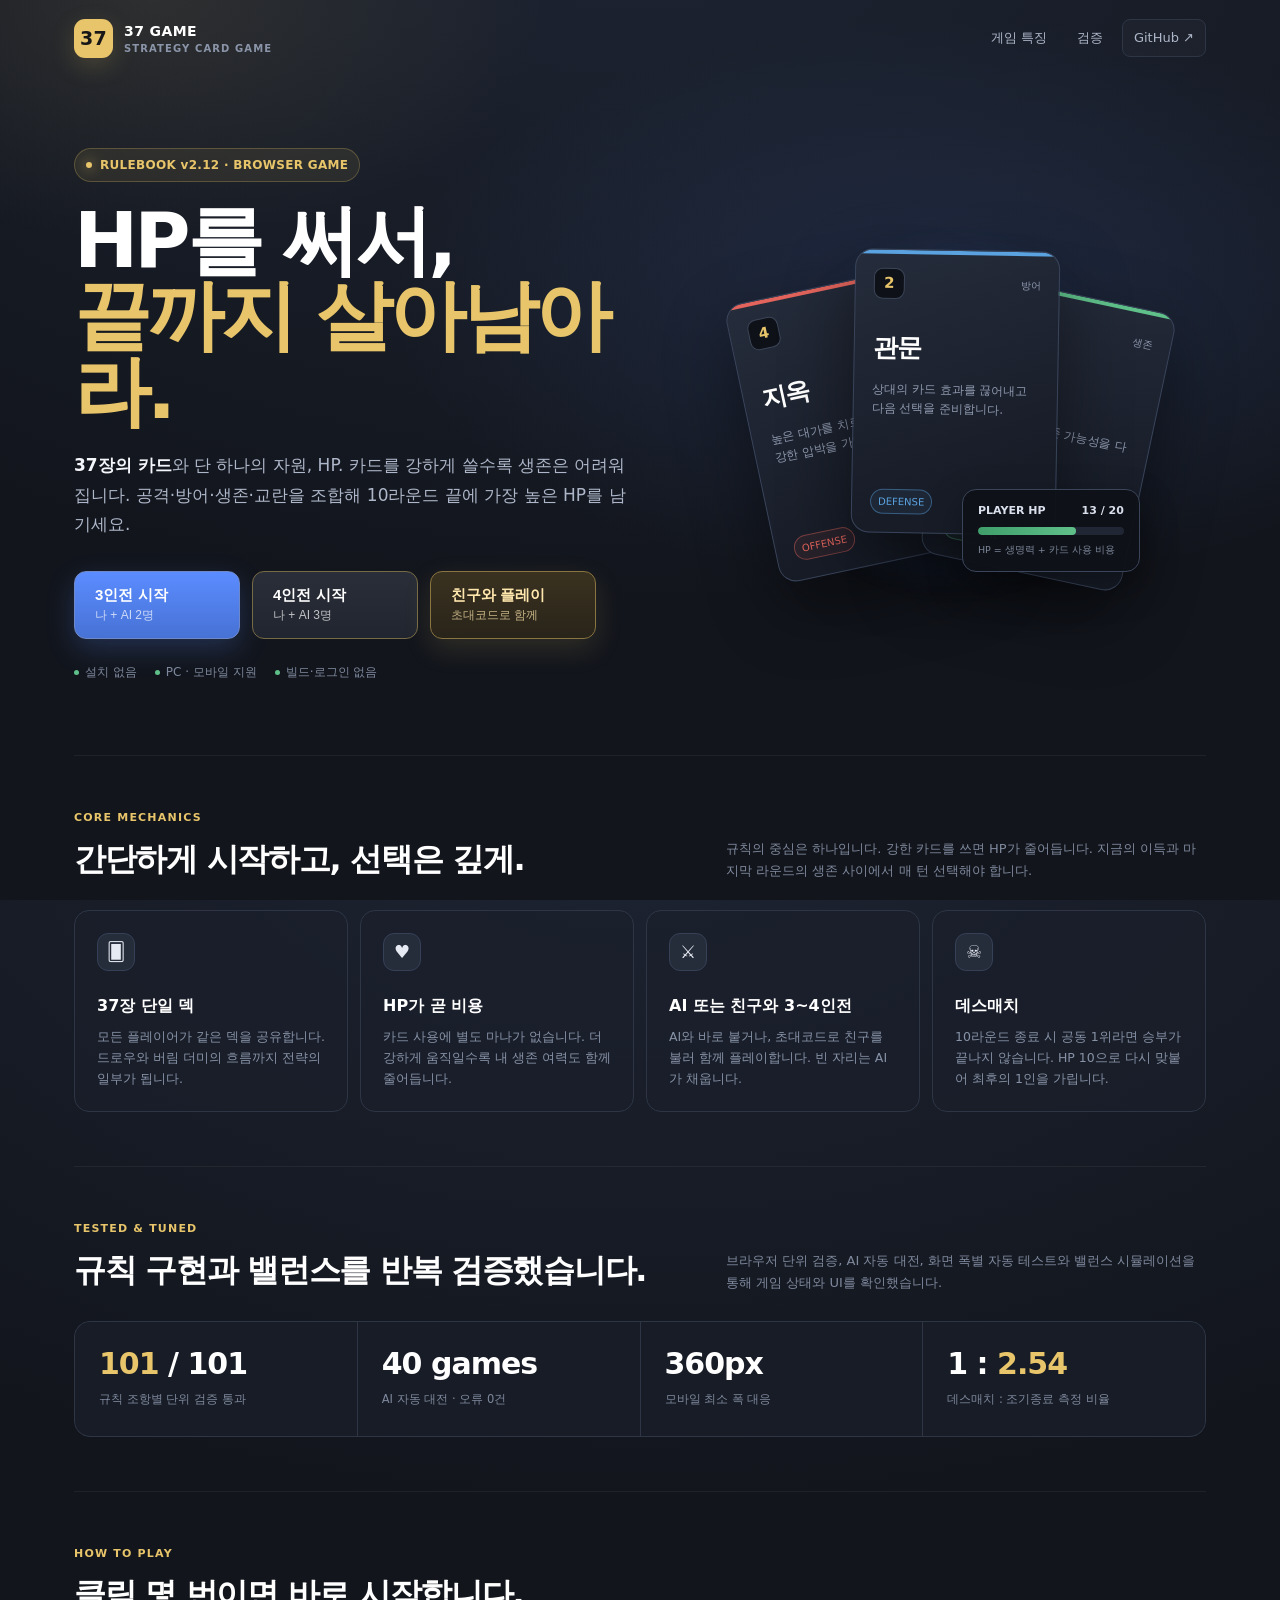
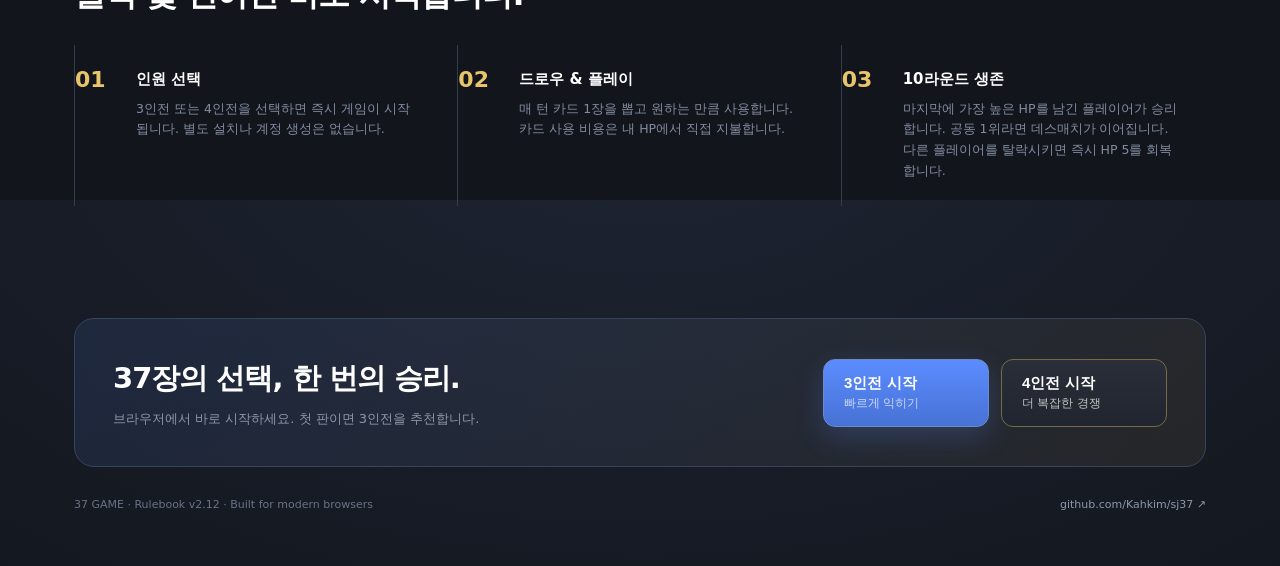
<file: index.html>
<!DOCTYPE html>
<html lang="ko">
<head>
<meta charset="utf-8">
<meta name="viewport" content="width=device-width, initial-scale=1, viewport-fit=cover">
<title>37 게임 | HP를 써서 살아남는 전략 카드게임</title>
<meta name="description" content="HP가 곧 카드 사용 비용인 37장 덱 전략 카드게임. 설치 없이 브라우저에서 3~4인전으로 AI와 바로 플레이하세요.">
<meta name="theme-color" content="#12151c">
<meta name="mobile-web-app-capable" content="yes">
<meta property="og:type" content="website">
<meta property="og:title" content="37 게임 | HP를 써서 살아남는 전략 카드게임">
<meta property="og:description" content="37장의 카드, HP 기반 자원 관리, 3~4인전, AI 상대. 설치 없이 브라우저에서 바로 플레이.">
<link rel="icon" href='data:image/svg+xml,<svg xmlns="http://www.w3.org/2000/svg" viewBox="0 0 64 64"><rect width="64" height="64" rx="14" fill="%23e8c56a"/><text x="32" y="46" font-size="34" font-weight="bold" text-anchor="middle" font-family="sans-serif" fill="%231b1b1b">37</text></svg>'>
<link rel="stylesheet" href="styles.css">
<style>
  #start{
    display:block;height:auto;min-height:100vh;text-align:left;overflow:hidden;
    background:
      radial-gradient(900px 460px at 74% 14%,rgba(91,140,255,.13),transparent 62%),
      radial-gradient(680px 420px at 12% 0%,rgba(232,197,106,.10),transparent 58%);
  }
  #start .landing{max-width:1180px;margin:0 auto;padding:0 24px 52px}
  #start .landing-nav{height:76px;display:flex;align-items:center;justify-content:space-between;gap:24px}
  #start .brand{display:flex;align-items:center;gap:11px;color:#fff;text-decoration:none;font-weight:900;letter-spacing:.4px}
  #start .brand-mark{width:39px;height:39px;display:grid;place-items:center;border-radius:11px;background:var(--gold);color:#171717;font-size:19px;box-shadow:0 8px 24px rgba(232,197,106,.18)}
  #start .brand-copy small{display:block;color:var(--dim);font-size:10px;font-weight:600;letter-spacing:1.1px;margin-top:-1px}
  #start .nav-links{display:flex;align-items:center;gap:8px}
  #start .nav-links a{color:#aeb7c9;text-decoration:none;font-size:13px;padding:8px 11px;border-radius:8px}
  #start .nav-links a:hover{color:#fff;background:rgba(255,255,255,.05)}
  #start .github-link{border:1px solid var(--line);background:rgba(255,255,255,.025)}

  #start .hero{display:grid;grid-template-columns:minmax(0,1.05fr) minmax(360px,.95fr);gap:58px;align-items:center;padding:72px 0 74px}
  #start .eyebrow{display:inline-flex;align-items:center;gap:8px;border:1px solid rgba(232,197,106,.25);background:rgba(232,197,106,.08);color:var(--gold);padding:7px 11px;border-radius:999px;font-size:12px;font-weight:700;letter-spacing:.3px}
  #start .eyebrow-dot{width:6px;height:6px;border-radius:50%;background:var(--gold);box-shadow:0 0 13px var(--gold)}
  #start .hero h1{font-size:clamp(46px,6vw,78px);line-height:.98;letter-spacing:-4px;margin:21px 0 22px;color:#fff;max-width:760px}
  #start .hero h1 em{font-style:normal;color:var(--gold)}
  #start .hero-copy{font-size:17px;line-height:1.75;color:#aeb7c9;max-width:630px;margin:0 0 31px}
  #start .hero-copy b{color:#f4f6fb}
  #start .hero-actions{display:flex;gap:12px;flex-wrap:wrap;margin-bottom:24px}
  #start .pcount-row{justify-content:flex-start;gap:12px}
  #start .pcount{
    min-width:166px;padding:14px 20px;border-radius:12px;font-size:15px;font-weight:800;
    border:1px solid #6f89c8;background:linear-gradient(180deg,#5b8cff,#4772d5);color:#fff;
    box-shadow:0 10px 28px rgba(91,140,255,.22);display:flex;align-items:flex-start;text-align:left;gap:2px;
  }
  #start .pcount:nth-child(2){border-color:#776b45;background:linear-gradient(180deg,#2a2e38,#20252f);box-shadow:none}
  #start .pcount small{color:rgba(255,255,255,.72);font-weight:500}
  #start .pcount:hover{border-color:#8aa9ff;background:linear-gradient(180deg,#6997ff,#4d78dc);transform:translateY(-2px)}
  #start .pcount:nth-child(2):hover{background:#2b313d;border-color:#667086}
  #start .mini-proof{display:flex;gap:18px;flex-wrap:wrap;color:#7f899d;font-size:12px}
  #start .mini-proof span{display:flex;align-items:center;gap:6px}
  #start .mini-proof i{width:5px;height:5px;background:#5fc08a;border-radius:50%;display:inline-block}

  #start .hero-visual{position:relative;min-height:430px;display:grid;place-items:center}
  #start .visual-glow{position:absolute;width:330px;height:330px;border-radius:50%;background:rgba(91,140,255,.09);filter:blur(12px);border:1px solid rgba(91,140,255,.10)}
  #start .deck-stage{position:relative;width:390px;height:390px}
  #start .demo-card{position:absolute;width:205px;height:284px;border-radius:18px;padding:18px;background:linear-gradient(160deg,#252c3b,#171c27 78%);border:1px solid #39445a;box-shadow:0 28px 70px rgba(0,0,0,.44);transform-origin:50% 90%;overflow:hidden}
  #start .demo-card:before{content:"";position:absolute;inset:0 0 auto;height:4px;background:var(--c)}
  #start .demo-card.c1{--c:var(--atk);left:18px;top:60px;transform:rotate(-12deg)}
  #start .demo-card.c2{--c:var(--def);left:95px;top:30px;transform:rotate(1deg);z-index:2}
  #start .demo-card.c3{--c:var(--sur);left:166px;top:69px;transform:rotate(12deg)}
  #start .card-topline{display:flex;align-items:center;justify-content:space-between;color:#909bb0;font-size:10px}
  #start .demo-cost{width:31px;height:31px;border-radius:9px;background:#0e1118;border:1px solid #3b4557;display:grid;place-items:center;color:var(--gold);font-size:15px;font-weight:900}
  #start .demo-name{font-size:25px;font-weight:900;color:#fff;margin-top:30px;letter-spacing:-1px}
  #start .demo-card p{color:#909bb0;font-size:12px;line-height:1.65;margin-top:13px}
  #start .demo-tag{position:absolute;left:18px;bottom:18px;font-size:10px;color:var(--c);border:1px solid color-mix(in srgb,var(--c) 45%,transparent);padding:4px 7px;border-radius:999px;background:color-mix(in srgb,var(--c) 8%,transparent)}
  #start .hp-chip{position:absolute;right:6px;bottom:38px;z-index:5;background:rgba(14,17,24,.95);border:1px solid #3a4559;border-radius:14px;padding:13px 15px;width:178px;box-shadow:0 14px 35px rgba(0,0,0,.34)}
  #start .hp-chip-top{display:flex;justify-content:space-between;color:#d9dfeb;font-size:11px;font-weight:700;margin-bottom:8px}
  #start .hp-mini{height:8px;border-radius:999px;background:#202633;overflow:hidden}
  #start .hp-mini span{display:block;width:67%;height:100%;background:linear-gradient(90deg,#3f9e6a,#5fc08a);border-radius:inherit}
  #start .hp-chip small{display:block;margin-top:8px;color:#7d8799;font-size:9.5px}

  #start .section{padding:54px 0;border-top:1px solid rgba(255,255,255,.055)}
  #start .section-head{display:flex;align-items:end;justify-content:space-between;gap:30px;margin-bottom:27px}
  #start .section-kicker{color:var(--gold);font-size:11px;font-weight:800;letter-spacing:1.2px;text-transform:uppercase;margin-bottom:8px}
  #start .section h2{font-size:32px;letter-spacing:-1.3px;margin:0;color:#fff}
  #start .section-head p{margin:0;color:#7f899d;font-size:13px;max-width:480px;line-height:1.7}
  #start .feature-grid{display:grid;grid-template-columns:repeat(4,1fr);gap:12px}
  #start .feature{border:1px solid var(--line);background:rgba(26,31,43,.66);border-radius:15px;padding:22px;min-height:190px;transition:.2s}
  #start .feature:hover{transform:translateY(-3px);border-color:#44526a;background:#1c2230}
  #start .feature-icon{width:38px;height:38px;border-radius:11px;background:#252c3a;border:1px solid #364157;display:grid;place-items:center;font-size:18px;margin-bottom:23px}
  #start .feature h3{margin:0 0 8px;color:#fff;font-size:16px}
  #start .feature p{margin:0;color:#8792a6;font-size:12.5px;line-height:1.7}

  #start .proof-grid{display:grid;grid-template-columns:repeat(4,1fr);gap:1px;background:var(--line);border:1px solid var(--line);border-radius:16px;overflow:hidden}
  #start .proof{background:#171c26;padding:27px 24px}
  #start .proof strong{display:block;color:#fff;font-size:30px;letter-spacing:-1px;line-height:1;margin-bottom:9px}
  #start .proof span{color:#7f899d;font-size:11.5px;line-height:1.5}
  #start .proof strong em{color:var(--gold);font-style:normal}

  #start .steps{display:grid;grid-template-columns:repeat(3,1fr);gap:18px;counter-reset:step}
  #start .step{position:relative;padding:23px 23px 25px 61px;border-left:1px solid #343d4f}
  #start .step:before{counter-increment:step;content:"0" counter(step);position:absolute;left:0;top:18px;color:var(--gold);font-size:22px;font-weight:900}
  #start .step h3{margin:0 0 8px;color:#fff;font-size:15px}
  #start .step p{margin:0;color:#828da1;font-size:12.5px;line-height:1.65}

  #start .final-cta{margin-top:58px;border:1px solid #38445a;border-radius:20px;padding:38px;background:linear-gradient(120deg,rgba(91,140,255,.11),rgba(232,197,106,.07));display:flex;align-items:center;justify-content:space-between;gap:28px}
  #start .final-cta h2{font-size:29px;margin:0 0 8px;color:#fff;letter-spacing:-1px}
  #start .final-cta p{margin:0;color:#8d98aa;font-size:13px}
  #start .final-cta .pcount-row{flex-shrink:0}
  #start .landing-footer{display:flex;justify-content:space-between;align-items:center;gap:20px;padding-top:30px;color:#697386;font-size:11px}
  #start .landing-footer a{color:#8d98aa;text-decoration:none}
  #start .landing-footer a:hover{color:#fff}

  @media(max-width:900px){
    #start .hero{grid-template-columns:1fr;padding-top:42px;gap:20px}
    #start .hero-visual{min-height:380px;order:-1;display:none}
    #start .feature-grid,#start .proof-grid{grid-template-columns:repeat(2,1fr)}
    #start .steps{grid-template-columns:1fr}
    #start .section-head{align-items:flex-start;flex-direction:column;gap:10px}
    #start .final-cta{align-items:flex-start;flex-direction:column}
  }
  @media(max-width:620px){
    #start .landing{padding:0 16px 32px}
    #start .landing-nav{height:64px}
    #start .nav-links a:not(.github-link){display:none}
    #start .hero{padding:38px 0 52px}
    #start .hero h1{font-size:46px;letter-spacing:-2.8px}
    #start .hero-copy{font-size:15px}
    #start .pcount-row{width:100%;flex-direction:column}
    #start .pcount{width:100%;min-width:0}
    #start .feature-grid,#start .proof-grid{grid-template-columns:1fr}
    #start .feature{min-height:auto}
    #start .section{padding:42px 0}
    #start .section h2{font-size:26px}
    #start .proof-grid{gap:1px}
    #start .final-cta{padding:27px 22px;margin-top:40px}
    #start .landing-footer{align-items:flex-start;flex-direction:column}
  }
</style>
</head>
<body>

<div id="start">
  <main class="landing">
    <nav class="landing-nav" aria-label="메인 탐색">
      <a class="brand" href="#top" aria-label="37 게임 홈">
        <span class="brand-mark">37</span>
        <span class="brand-copy">37 GAME<small>STRATEGY CARD GAME</small></span>
      </a>
      <div class="nav-links">
        <a href="#features">게임 특징</a>
        <a href="#proof">검증</a>
        <a class="github-link" href="https://github.com/Kahkim/sj37" target="_blank" rel="noopener">GitHub ↗</a>
      </div>
    </nav>

    <section class="hero" id="top">
      <div>
        <span class="eyebrow"><span class="eyebrow-dot"></span> RULEBOOK v2.12 · BROWSER GAME</span>
        <h1>HP를 써서,<br><em>끝까지 살아남아라.</em></h1>
        <p class="hero-copy">
          <b>37장의 카드</b>와 단 하나의 자원, HP. 카드를 강하게 쓸수록 생존은 어려워집니다.
          공격·방어·생존·교란을 조합해 10라운드 끝에 가장 높은 HP를 남기세요.
        </p>
        <div class="pcount-row hero-actions">
          <button class="pcount" data-n="3">3인전 시작<small>나 + AI 2명</small></button>
          <button class="pcount" data-n="4">4인전 시작<small>나 + AI 3명</small></button>
          <button class="pcount mp-open">친구와 플레이<small>초대코드로 함께</small></button>
        </div>
        <div class="mini-proof">
          <span><i></i> 설치 없음</span>
          <span><i></i> PC · 모바일 지원</span>
          <span><i></i> 빌드·로그인 없음</span>
        </div>
      </div>

      <div class="hero-visual" aria-hidden="true">
        <div class="visual-glow"></div>
        <div class="deck-stage">
          <article class="demo-card c1">
            <div class="card-topline"><span class="demo-cost">4</span><span>공격</span></div>
            <div class="demo-name">지옥</div>
            <p>높은 대가를 치르고 상대에게 강한 압박을 가합니다.</p>
            <span class="demo-tag">OFFENSE</span>
          </article>
          <article class="demo-card c2">
            <div class="card-topline"><span class="demo-cost">2</span><span>방어</span></div>
            <div class="demo-name">관문</div>
            <p>상대의 카드 효과를 끊어내고 다음 선택을 준비합니다.</p>
            <span class="demo-tag">DEFENSE</span>
          </article>
          <article class="demo-card c3">
            <div class="card-topline"><span class="demo-cost">3</span><span>생존</span></div>
            <div class="demo-name">불사조</div>
            <p>위기의 순간, 생존 가능성을 다시 만들어 냅니다.</p>
            <span class="demo-tag">SURVIVAL</span>
          </article>
          <div class="hp-chip">
            <div class="hp-chip-top"><span>PLAYER HP</span><span>13 / 20</span></div>
            <div class="hp-mini"><span></span></div>
            <small>HP = 생명력 + 카드 사용 비용</small>
          </div>
        </div>
      </div>
    </section>

    <section class="section" id="features">
      <div class="section-head">
        <div>
          <div class="section-kicker">Core Mechanics</div>
          <h2>간단하게 시작하고, 선택은 깊게.</h2>
        </div>
        <p>규칙의 중심은 하나입니다. 강한 카드를 쓰면 HP가 줄어듭니다. 지금의 이득과 마지막 라운드의 생존 사이에서 매 턴 선택해야 합니다.</p>
      </div>
      <div class="feature-grid">
        <article class="feature"><div class="feature-icon">🂠</div><h3>37장 단일 덱</h3><p>모든 플레이어가 같은 덱을 공유합니다. 드로우와 버림 더미의 흐름까지 전략의 일부가 됩니다.</p></article>
        <article class="feature"><div class="feature-icon">♥</div><h3>HP가 곧 비용</h3><p>카드 사용에 별도 마나가 없습니다. 더 강하게 움직일수록 내 생존 여력도 함께 줄어듭니다.</p></article>
        <article class="feature"><div class="feature-icon">⚔</div><h3>AI 또는 친구와 3~4인전</h3><p>AI와 바로 붙거나, 초대코드로 친구를 불러 함께 플레이합니다. 빈 자리는 AI가 채웁니다.</p></article>
        <article class="feature"><div class="feature-icon">☠</div><h3>데스매치</h3><p>10라운드 종료 시 공동 1위라면 승부가 끝나지 않습니다. HP 10으로 다시 맞붙어 최후의 1인을 가립니다.</p></article>
      </div>
    </section>

    <section class="section" id="proof">
      <div class="section-head">
        <div>
          <div class="section-kicker">Tested & Tuned</div>
          <h2>규칙 구현과 밸런스를 반복 검증했습니다.</h2>
        </div>
        <p>브라우저 단위 검증, AI 자동 대전, 화면 폭별 자동 테스트와 밸런스 시뮬레이션을 통해 게임 상태와 UI를 확인했습니다.</p>
      </div>
      <div class="proof-grid">
        <div class="proof"><strong><em>101</em> / 101</strong><span>규칙 조항별 단위 검증 통과</span></div>
        <div class="proof"><strong>40 games</strong><span>AI 자동 대전 · 오류 0건</span></div>
        <div class="proof"><strong>360px</strong><span>모바일 최소 폭 대응</span></div>
        <div class="proof"><strong>1 : <em>2.54</em></strong><span>데스매치 : 조기종료 측정 비율</span></div>
      </div>
    </section>

    <section class="section">
      <div class="section-head">
        <div>
          <div class="section-kicker">How to Play</div>
          <h2>클릭 몇 번이면 바로 시작합니다.</h2>
        </div>
      </div>
      <div class="steps">
        <article class="step"><h3>인원 선택</h3><p>3인전 또는 4인전을 선택하면 즉시 게임이 시작됩니다. 별도 설치나 계정 생성은 없습니다.</p></article>
        <article class="step"><h3>드로우 & 플레이</h3><p>매 턴 카드 1장을 뽑고 원하는 만큼 사용합니다. 카드 사용 비용은 내 HP에서 직접 지불합니다.</p></article>
        <article class="step"><h3>10라운드 생존</h3><p>마지막에 가장 높은 HP를 남긴 플레이어가 승리합니다. 공동 1위라면 데스매치가 이어집니다. 다른 플레이어를 탈락시키면 즉시 HP 5를 회복합니다.</p></article>
      </div>
    </section>

    <section class="final-cta">
      <div>
        <h2>37장의 선택, 한 번의 승리.</h2>
        <p>브라우저에서 바로 시작하세요. 첫 판이면 3인전을 추천합니다.</p>
      </div>
      <div class="pcount-row">
        <button class="pcount" data-n="3">3인전 시작<small>빠르게 익히기</small></button>
        <button class="pcount" data-n="4">4인전 시작<small>더 복잡한 경쟁</small></button>
      </div>
    </section>

    <footer class="landing-footer">
      <span>37 GAME · Rulebook v2.12 · Built for modern browsers</span>
      <a href="https://github.com/Kahkim/sj37" target="_blank" rel="noopener">github.com/Kahkim/sj37 ↗</a>
    </footer>
  </main>
</div>

<!-- 친구와 플레이: 대기실 -->
<div id="lobby" hidden>
  <div class="lb-box">
    <button id="lbBack" class="lb-back">← 처음으로</button>
    <h2>친구와 플레이</h2>
    <p class="lb-sub">초대코드로 친구를 불러 함께 플레이합니다. 빈 자리는 AI가 채웁니다.</p>

    <section id="lbEntry">
      <label class="lb-name">닉네임
        <input id="lbName" maxlength="10" placeholder="친구에게 보일 이름" autocomplete="nickname">
      </label>
      <div class="lb-cols">
        <div class="lb-card">
          <h3>방 만들기</h3>
          <div class="lb-seg" id="lbSize">
            <button data-n="3">3인전</button><button data-n="4" class="on">4인전</button>
          </div>
          <p>방을 만들면 초대코드가 나옵니다.</p>
          <button id="lbCreate" class="btn primary">방 만들기</button>
        </div>
        <div class="lb-card">
          <h3>초대코드로 참가</h3>
          <input id="lbCode" class="lb-codein" maxlength="5" placeholder="K7Q2X" autocomplete="off" autocapitalize="characters">
          <p>친구에게 받은 5자리 코드를 입력하세요.</p>
          <button id="lbJoin" class="btn primary">참가하기</button>
        </div>
      </div>
    </section>

    <section id="lbRoom" hidden>
      <div class="lb-codebox">
        <span>초대코드</span>
        <b id="lbCodeBig">-----</b>
        <div class="lb-share">
          <button id="lbCopy" class="btn">링크 복사</button>
          <button id="lbShare" class="btn">공유하기</button>
        </div>
      </div>
      <div class="lb-seats-head">자리 <span id="lbCount">1 / 4</span></div>
      <ul id="lbSeats" class="lb-seats"></ul>
      <p id="lbStatus" class="lb-status"></p>
      <div class="lb-actions">
        <button id="lbStart" class="btn primary big">게임 시작</button>
        <button id="lbLeave" class="btn">나가기</button>
      </div>
    </section>

    <p id="lbError" class="lb-error" hidden></p>
  </div>
</div>

<div id="board" hidden>
  <div id="netBanner" hidden></div>
  <header>
    <div class="h-left">
      <span class="logo">37</span>
      <span id="roundInfo">라운드 1 / 10</span>
      <span id="turnTimer"></span>
    </div>
    <div id="pileInfo"></div>
    <div class="h-right">
      <label>속도
        <select id="speedSel">
          <option value="2000">느리게</option>
          <option value="1200" selected>보통</option>
          <option value="600">빠르게</option>
          <option value="60">즉시</option>
        </select>
      </label>
      <button id="rulesBtn" class="btn small">규칙</button>
    </div>
  </header>

  <div id="rules" hidden>
    <h3>기본 규칙 요약</h3>
    <ul>
      <li><b>HP</b>는 생명력이자 카드 사용 비용. 회복은 최대 20까지. HP가 부족하면 카드를 쓸 수 없습니다.</li>
      <li><b>턴</b>: 카드 1장 드로우 → 원하는 만큼 카드 사용 → 턴 종료. 같은 턴에 같은 이름의 카드는 사용 불가.</li>
      <li><b>처리 순서</b>: 비용 지불 → 사용 선언 → 효과 해결 → 버림/소멸. 무효가 되어도 비용은 반환되지 않습니다.</li>
      <li><b>자기소멸 예외</b>: 비용 지불로 HP가 0 이하가 되어도 그 카드가 즉시 HP를 1 이상으로 회복시키면 탈락하지 않습니다.</li>
      <li><b>피해 감소</b>는 합산되며 최종 피해는 0 미만이 되지 않습니다. 지속 피해도 감소 효과를 받습니다.</li>
      <li><b>승리</b>: 10라운드 종료 시 HP 1위. 공동 1위면 <b>데스매치</b>(HP 10, 모든 지속 효과 취소, 최후의 1인까지).</li>
      <li><b>조기 종료</b>: 1명만 남으면 즉시 그 플레이어의 승리.</li>
      <li><b>처치 보너스</b> <span class="warn">(추가 규칙)</span>: 다른 플레이어를 탈락시키면 즉시 <b>HP 5</b> 회복 (최대 20).
        마지막으로 HP를 깎은 플레이어가 받으며, 비용 지불로 자멸하거나 함께 쓰러지면 아무도 받지 못합니다.</li>
      <li><b>덱 재구성</b>: 덱이 소진되면 버린 카드 더미를 섞어 새 덱을 만듭니다(소멸 카드 제외).</li>
      <li><b>10라운드 종료 시</b> 남아있는 모든 이월 피해·지연 효과(처벌의 처형 조건, 피의 디버프 등)를 즉시 처리합니다.</li>
    </ul>
  </div>

  <div id="opponents"></div>

  <div id="myPanel" data-idx="0"></div>
  <div id="hand"></div>

  <div id="controls">
    <button id="endTurnBtn" class="btn primary big" disabled>턴 종료</button>
  </div>

  <div id="log"></div>
</div>

<div id="fx"></div>
<div id="toast" hidden></div>
<div id="hint" hidden></div>

<div id="modal" hidden>
  <div class="m-box"><div id="modalBody"></div></div>
</div>

<script src="js/cards.js"></script>
<script src="js/game.js"></script>
<script src="js/ai.js"></script>
<script src="js/firebase-config.js"></script>
<script src="js/net.js"></script>
<script src="js/ui.js"></script>
<script src="js/lobby.js"></script>
</body>
</html>
</file>
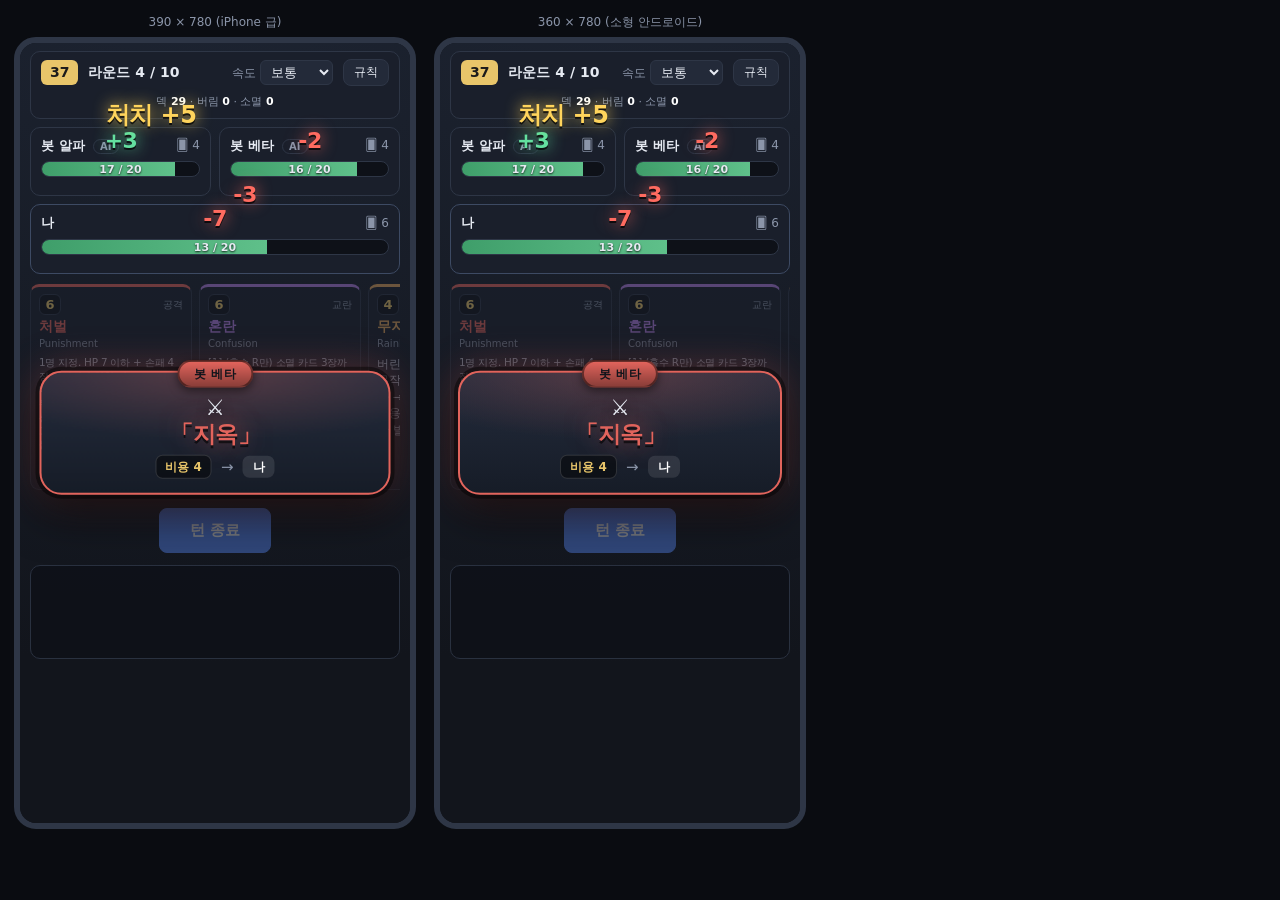
<file: test/mobile.html>
<!DOCTYPE html>
<html lang="ko">
<head>
<meta charset="utf-8">
<title>37 게임 모바일 레이아웃 확인</title>
<style>
  body{margin:0;background:#0a0c11;color:#8b95a9;
       font-family:system-ui,"Malgun Gothic",sans-serif;padding:14px}
  .row{display:flex;gap:18px;align-items:flex-start;flex-wrap:wrap}
  .dev{display:flex;flex-direction:column;gap:6px;align-items:center}
  .lbl{font-size:12px}
  iframe{border:6px solid #2e3646;border-radius:22px;background:#12151c;display:block}
</style>
</head>
<body>
<!-- 헤드리스 Chrome은 창을 ~489px 아래로 줄이지 못하므로,
     iframe 안에서 실제 모바일 폭의 뷰포트를 만들어 미디어 쿼리를 검증합니다. -->
<div class="row">
  <div class="dev"><span class="lbl">390 × 780 (iPhone 급)</span>
    <iframe src="../index.html?fxdemo" width="390" height="780"></iframe></div>
  <div class="dev"><span class="lbl">360 × 780 (소형 안드로이드)</span>
    <iframe src="../index.html?fxdemo" width="360" height="780"></iframe></div>
</div>
</body>
</html>
</file>
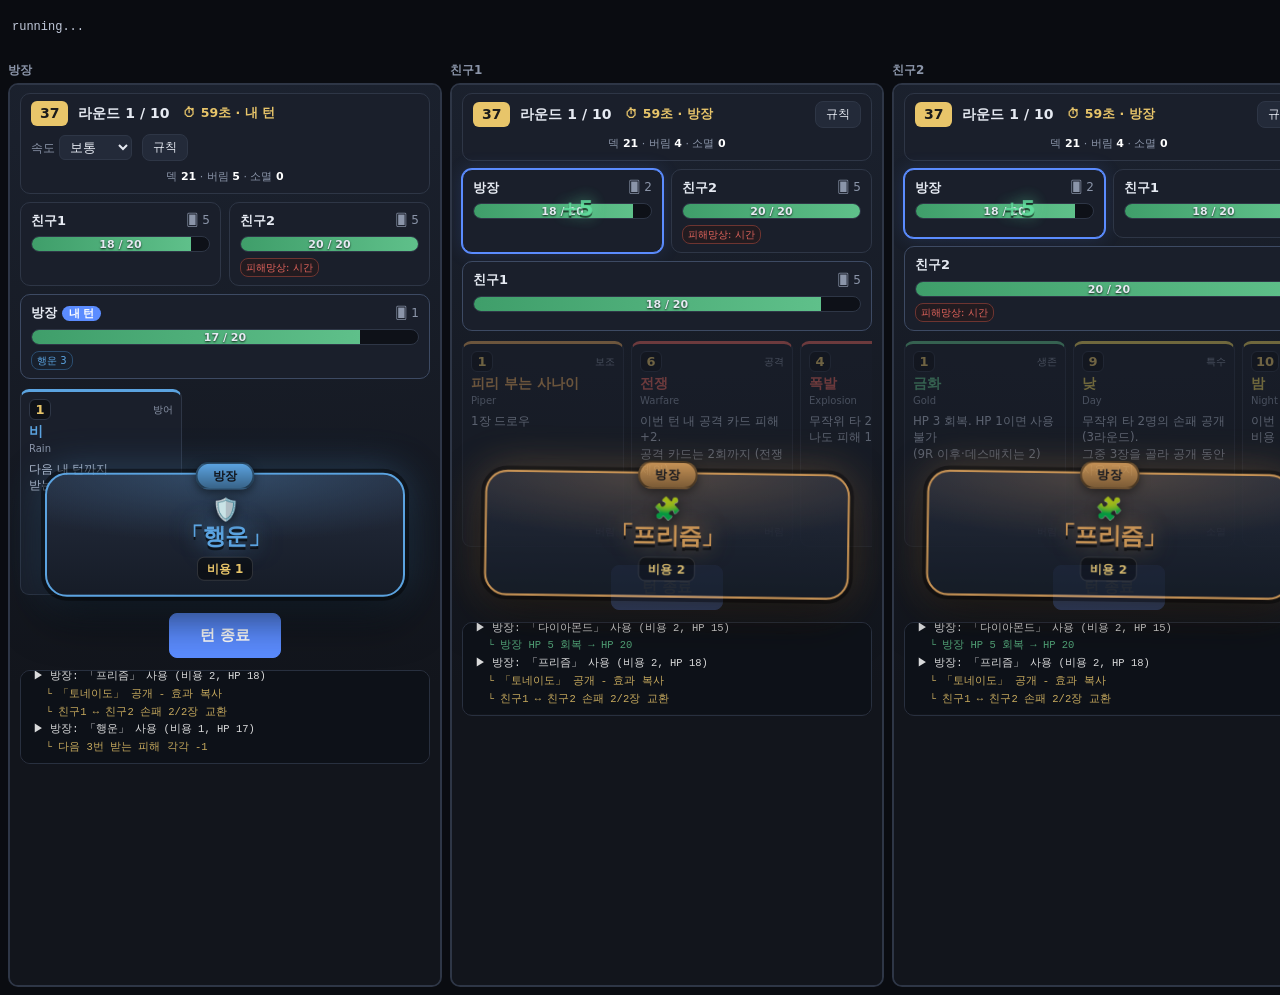
<file: test/mp-ui.html>
<!DOCTYPE html>
<html lang="ko">
<head>
<meta charset="utf-8">
<title>37 게임 멀티플레이 화면 검증</title>
<style>
  body{margin:0;background:#0a0c11;color:#8b95a9;font:12px system-ui,"Malgun Gothic",sans-serif}
  .row{display:flex;gap:8px;padding:8px}
  .col{display:flex;flex-direction:column;gap:4px}
  iframe{width:430px;height:900px;border:2px solid #2e3646;border-radius:10px;background:#12151c}
  #out{white-space:pre-wrap;padding:8px 12px;color:#c2cadb;font-family:ui-monospace,Consolas,monospace}
</style>
</head>
<body>
<!-- 실제 index.html 을 방장 1 + 친구 2 로 나란히 띄워, 로컬 가짜 서버로 연결해 한 판을 끝까지 둔다.
     실행: chrome --allow-file-access-from-files (iframe 이 부모의 가짜 서버에 접근해야 함) -->
<pre id="out">running...</pre>
<div class="row">
  <div class="col"><b>방장</b><iframe id="fHost"></iframe></div>
  <div class="col"><b>친구1</b><iframe id="fA"></iframe></div>
  <div class="col"><b>친구2</b><iframe id="fB"></iframe></div>
</div>

<script src="../js/net.js"></script>
<script>
window.__SJ37_HUB__ = Net.LocalHub();
const errs = { fHost:[], fA:[], fB:[] };
const Q = new URLSearchParams(location.search);
const base = '../index.html?mp=local&autotest';
const frames = {
  fHost: `${base}&auto=host&name=방장&n=${Q.get('n') || 3}&wait=2&speed=${Q.get('speed') || 250}`,
  fA:    `${base}&auto=guest&name=친구1`,
  fB:    `${base}&auto=guest&name=친구2&delay=400`
};
Object.entries(frames).forEach(([id, src]) => {
  const f = document.getElementById(id);
  f.addEventListener('load', () => {
    const w = f.contentWindow;
    w.addEventListener('error', e => errs[id].push(String(e.message)));
    w.addEventListener('unhandledrejection', e => errs[id].push(String(e.reason && e.reason.stack || e.reason)));
  });
  f.src = src;
});

const W = id => document.getElementById(id).contentWindow;
// game.js 의 const G 는 window 속성이 아니므로 iframe 스코프에서 직접 읽는다
const GG = id => { try { return W(id).eval('typeof G !== "undefined" ? G : null'); } catch (e){ return null; } };
const out = document.getElementById('out');

/* 참가자 화면에 남의 비공개 손패가 들어있는지 */
function privacy(id){
  const G = GG(id), bad = [];
  if (!G || !G.players) return bad;
  G.players.forEach(p => {
    if (p.idx === G.localIdx) return;
    if (!p.st.reveal && p.hand.some(c => c)) bad.push(`${id}: ${p.name}의 손패 내용이 보임`);
  });
  return bad;
}

let privacyBad = [], checks = 0, sawGuestTurn = { fA:false, fB:false }, sawTimer = false;
const t0 = Date.now();
(function poll(){
  try {
    const H = GG('fHost');
    ['fA', 'fB'].forEach(id => {
      const g = GG(id);
      if (g && g.players && g.players.length){
        checks++;
        privacyBad.push(...privacy(id));
        if (g.current && g.current.idx === g.localIdx) sawGuestTurn[id] = true;
        const tt = W(id).document.getElementById('turnTimer');
        if (tt && tt.textContent.includes('⏱')) sawTimer = true;
      }
    });
    const done = H && H.over && ['fA', 'fB'].every(id => GG(id) && GG(id).over);
    if (done || Date.now() - t0 > 280000){ report(done); return; }
  } catch (e){ out.textContent = '오류: ' + e; }
  setTimeout(poll, 150);
})();

function report(done){
  const H = GG('fHost');
  if (!H || !H.players || !H.players.length){
    out.textContent = '방장 게임이 시작되지 않음 (대기실 단계에서 멈춤)\n오류: ' + JSON.stringify(errs);
    return;
  }
  const seats = H.players.map(p => `${p.idx}:${p.name}(${p.remote ? '원격' : p.isAI ? 'AI' : '방장'})`).join(' ');
  const sameEnd = ['fA', 'fB'].map(id => {
    const g = GG(id);
    const winH = H.winner ? H.winner.name : '-';
    const winG = g.winner ? g.winner.name : '-';
    const hpMatch = H.players.every(p => g.players[p.idx] && g.players[p.idx].hp === p.hp);
    return `${id}: 게임종료=${g.over} 승자=${winG}(방장 ${winH}) HP일치=${hpMatch}`;
  });
  out.textContent =
`=== 멀티플레이 화면 검증 (실제 index.html × 3) ===
완주           : ${done ? '예' : '아니오 (시간 초과)'}  (${((Date.now() - t0) / 1000).toFixed(0)}초)
좌석           : ${seats}
라운드         : ${H.deathmatch ? '데스매치 ' : ''}${H.round}
최종 화면 일치 :
  ${sameEnd.join('\n  ')}
친구 턴 발생   : 친구1 ${sawGuestTurn.fA} / 친구2 ${sawGuestTurn.fB}
턴 타이머 표시 : ${sawTimer}
손패 누출 검사 : ${checks}회 검사, 위반 ${privacyBad.length}
${[...new Set(privacyBad)].slice(0, 5).join('\n')}
오류           : 방장 ${errs.fHost.length} / 친구1 ${errs.fA.length} / 친구2 ${errs.fB.length}
${[...errs.fHost, ...errs.fA, ...errs.fB].slice(0, 6).join('\n')}
=== DONE ===`;
}
</script>
</body>
</html>
</file>
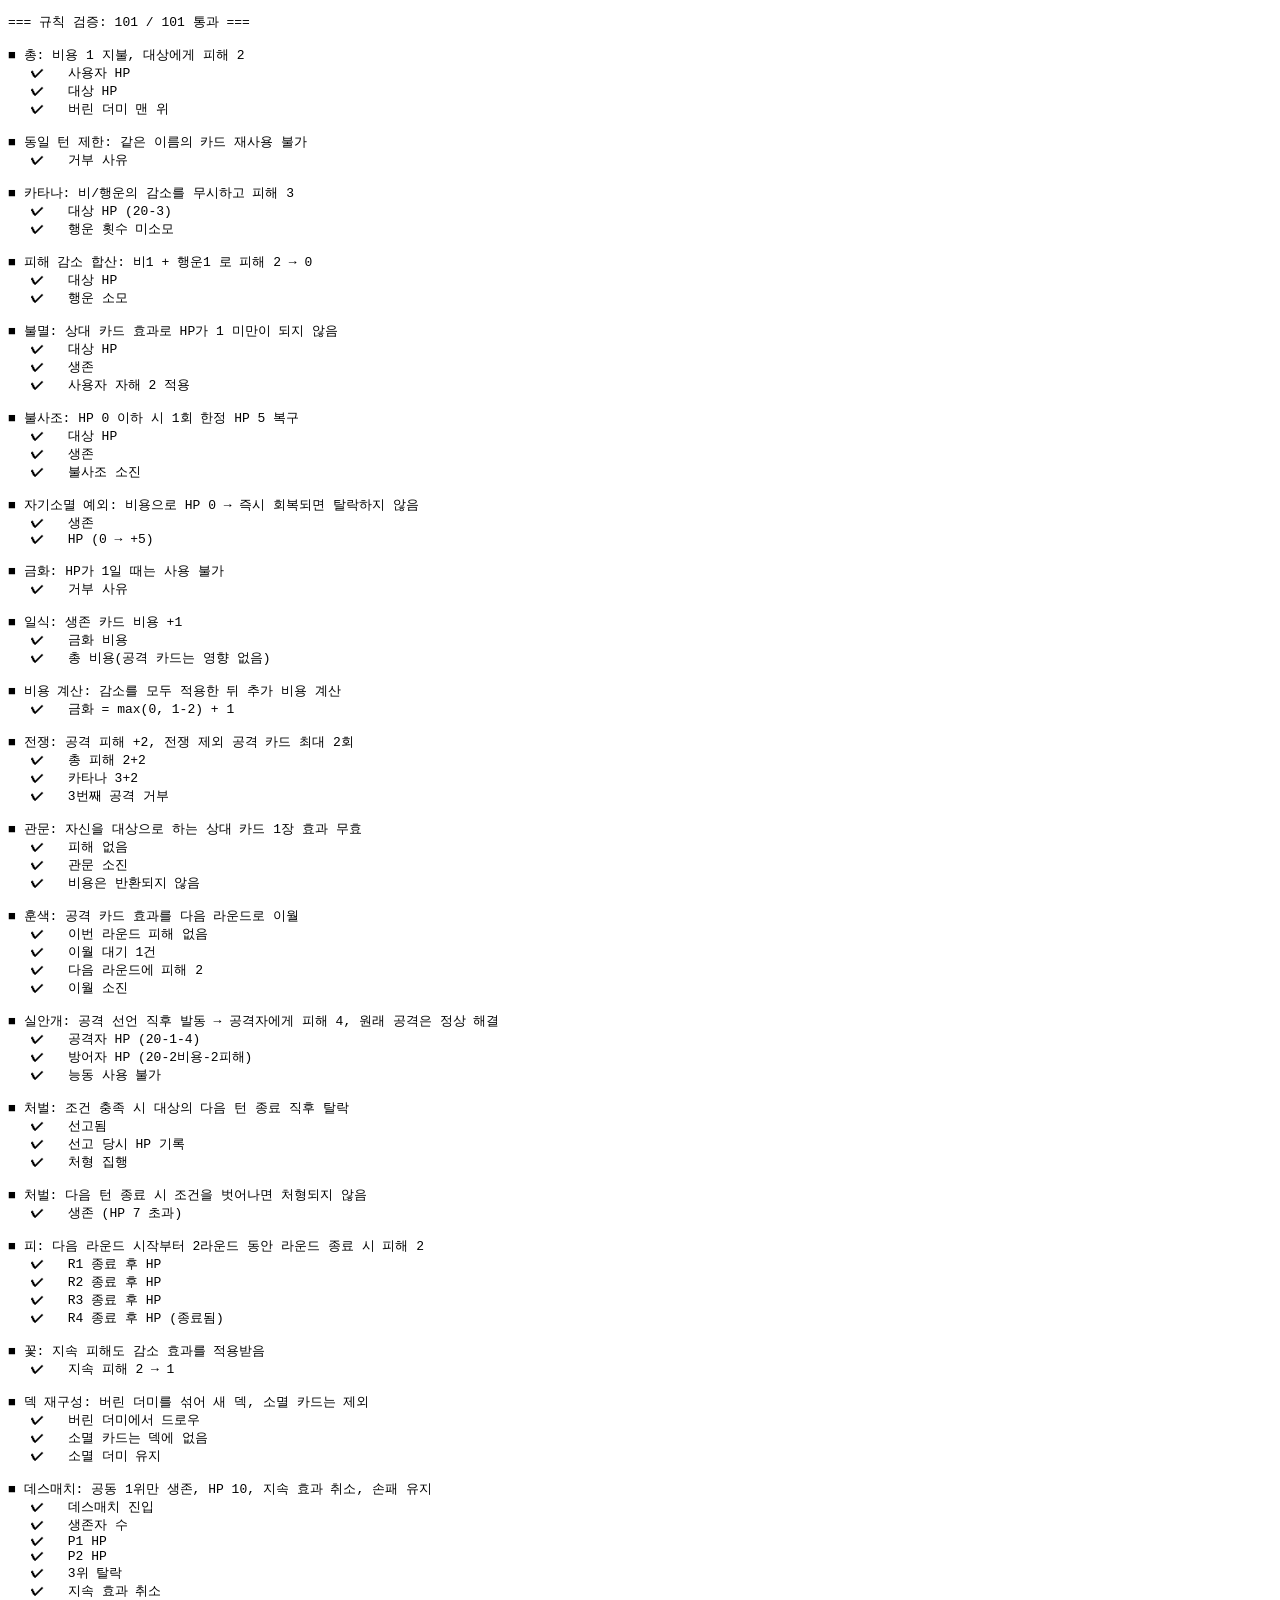
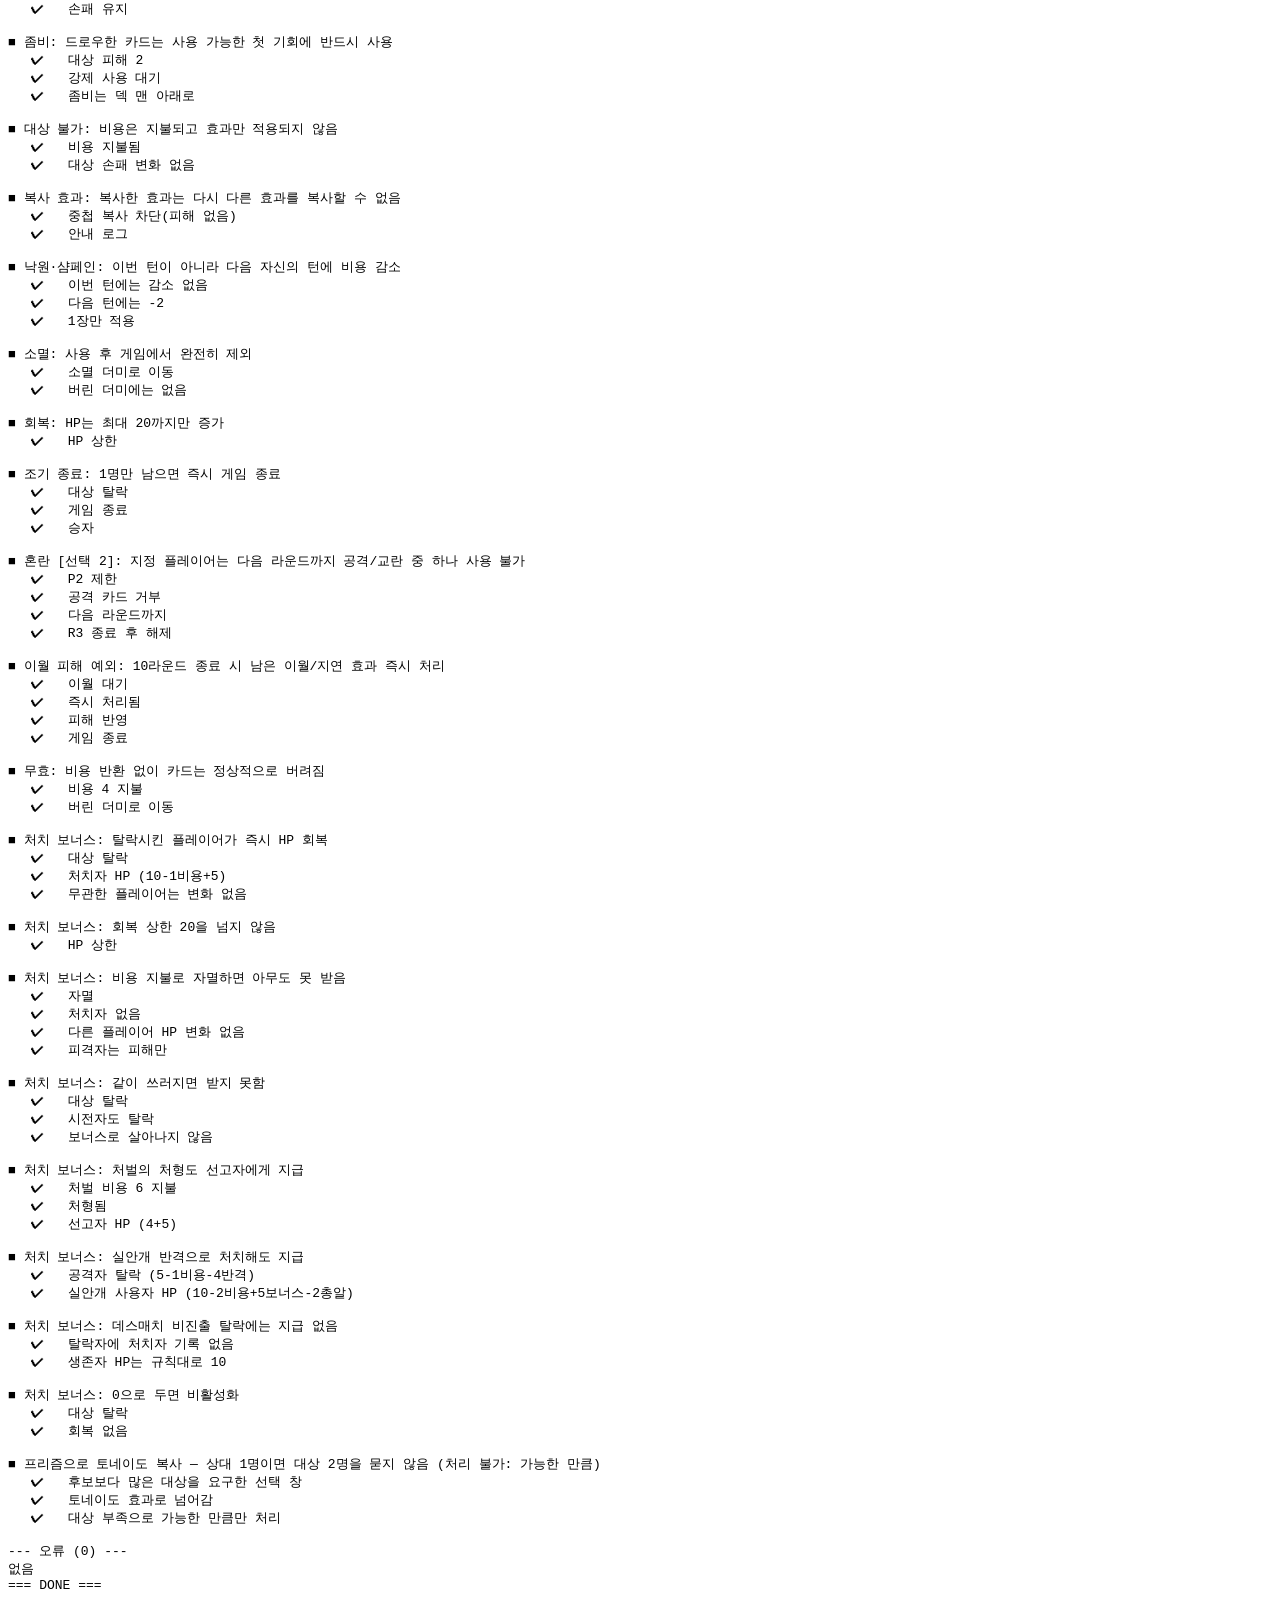
<file: test/rules.html>
<!DOCTYPE html>
<html lang="ko">
<head><meta charset="utf-8"><title>37 게임 규칙 검증</title></head>
<body>
<pre id="out">running...</pre>

<script src="../js/cards.js"></script>
<script src="../js/game.js"></script>
<script src="../js/ai.js"></script>
<script>
/* 규칙서 조항별 단위 검증 */
const results = [];
const errs = [];
window.onerror = (m,s,l,c) => errs.push(`onerror: ${m} @${l}:${c}`);
window.addEventListener('unhandledrejection', e => errs.push('unhandled: ' + (e.reason && e.reason.stack || e.reason)));

const UI = { render(){}, onLog(){}, gameOver(){}, humanTurn(){ return Promise.resolve(); } };

let answers = [];
G.io = { ask(spec){
  if (answers.length) return answers.shift();
  switch (spec.kind){
    case 'confirm': return false;
    case 'players': return spec.list.slice(0, spec.count);
    case 'options': { const a = spec.list.filter(o=>!o.disabled); return (a[0]||spec.list[0]).value; }
    case 'cards':   return spec.list.slice(0, spec.count);
  }
} };

function setup(n){
  n = n || 2;
  G.players = [];
  for (let i=0;i<n;i++) G.players.push(makePlayer(i, 'P'+(i+1), false));
  G.deck = shuffle(CARDS.map(c => ({ ...c })));
  G.discard = []; G.exiled = []; G.carried = [];
  G.round = 1; G.eclipse = 0; G.over = false; G.winner = null;
  G.deathmatch = false; G.log = []; G.playedNames = new Set();
  G.order = G.players.map(p => p.idx); G.speed = 0;
  answers = [];
  return G.players;
}
function give(p, id){
  const i = G.deck.findIndex(c => c.id === id);
  const c = i >= 0 ? G.deck.splice(i,1)[0] : { ...CARD_BY_ID[id] };
  p.hand.push(c);
  return c;
}
function eq(name, got, want){
  const ok = JSON.stringify(got) === JSON.stringify(want);
  results.push({ name, ok, got, want });
}
function is(name, cond, detail){ results.push({ name, ok:!!cond, got:detail === undefined ? cond : detail, want:'true' }); }

const T = [];
const test = (name, fn) => T.push({ name, fn });

/* ---------- 1. 기본 피해와 비용 ---------- */
test('총: 비용 1 지불, 대상에게 피해 2', async () => {
  const [a,b] = setup(2);
  await playCard(a, give(a,'gun'), { targets:[b] });
  eq('  사용자 HP', a.hp, 19);
  eq('  대상 HP', b.hp, 18);
  eq('  버린 더미 맨 위', G.discard[0].id, 'gun');
});

/* ---------- 2. 동일 턴 같은 이름 카드 제한 ---------- */
test('동일 턴 제한: 같은 이름의 카드 재사용 불가', async () => {
  const [a,b] = setup(2);
  await playCard(a, give(a,'gun'), { targets:[b] });
  const dup = { ...CARD_BY_ID.gun };
  a.hand.push(dup);
  eq('  거부 사유', whyCannot(a, dup), '같은 턴에 같은 이름의 카드 사용 불가');
});

/* ---------- 3. 카타나: 방어 카드 피해 감소 무시 ---------- */
test('카타나: 비/행운의 감소를 무시하고 피해 3', async () => {
  const [a,b] = setup(2);
  b.st.rain = true; b.st.fortune = 3;
  await playCard(a, give(a,'katana'), { targets:[b] });
  eq('  대상 HP (20-3)', b.hp, 17);
  eq('  행운 횟수 미소모', b.st.fortune, 3);
});

/* ---------- 4. 피해 감소 합산, 최종 피해 0 미만 불가 ---------- */
test('피해 감소 합산: 비1 + 행운1 로 피해 2 → 0', async () => {
  const [a,b] = setup(2);
  b.st.rain = true; b.st.fortune = 1;
  await playCard(a, give(a,'gun'), { targets:[b] });
  eq('  대상 HP', b.hp, 20);
  eq('  행운 소모', b.st.fortune, 0);
});

/* ---------- 5. 불멸 ---------- */
test('불멸: 상대 카드 효과로 HP가 1 미만이 되지 않음', async () => {
  const [a,b] = setup(2);
  b.hp = 3; b.st.immortal = true;
  await playCard(a, give(a,'netherworld'), { targets:[b] });
  eq('  대상 HP', b.hp, 1);
  is('  생존', b.alive);
  eq('  사용자 자해 2 적용', a.hp, 20 - 4 - 2);
});

/* ---------- 6. 불사조 ---------- */
test('불사조: HP 0 이하 시 1회 한정 HP 5 복구', async () => {
  const [a,b] = setup(2);
  b.hp = 4; b.st.phoenix = true;
  await playCard(a, give(a,'netherworld'), { targets:[b] });
  eq('  대상 HP', b.hp, 5);
  is('  생존', b.alive);
  is('  불사조 소진', b.st.phoenix === false);
});

/* ---------- 7. 자기소멸 예외 ---------- */
test('자기소멸 예외: 비용으로 HP 0 → 즉시 회복되면 탈락하지 않음', async () => {
  const [a,b] = setup(2);
  a.hp = 2;
  await playCard(a, give(a,'diamond'), { targets:[] });
  is('  생존', a.alive);
  eq('  HP (0 → +5)', a.hp, 5);
});

/* ---------- 8. 금화 HP 1 제한 ---------- */
test('금화: HP가 1일 때는 사용 불가', async () => {
  const [a] = setup(2);
  a.hp = 1;
  eq('  거부 사유', whyCannot(a, give(a,'gold')), 'HP가 1일 때는 사용 불가');
});

/* ---------- 9. 일식 추가 비용 ---------- */
test('일식: 생존 카드 비용 +1', async () => {
  const [a] = setup(2);
  G.eclipse = G.round + 1;
  eq('  금화 비용', costOf(a, CARD_BY_ID.gold), 2);
  eq('  총 비용(공격 카드는 영향 없음)', costOf(a, CARD_BY_ID.gun), 1);
});

/* ---------- 10. 비용 계산 순서 (감소 먼저, 추가 비용 나중) ---------- */
test('비용 계산: 감소를 모두 적용한 뒤 추가 비용 계산', async () => {
  const [a] = setup(2);
  G.eclipse = G.round + 1;
  a.st.night = 6;                       // 비용 -2
  eq('  금화 = max(0, 1-2) + 1', costOf(a, CARD_BY_ID.gold), 1);
});

/* ---------- 11. 전쟁 ---------- */
test('전쟁: 공격 피해 +2, 전쟁 제외 공격 카드 최대 2회', async () => {
  const [a,b] = setup(2);
  await playCard(a, give(a,'warfare'), { targets:[] });
  await playCard(a, give(a,'gun'), { targets:[b] });
  eq('  총 피해 2+2', b.hp, 16);
  await playCard(a, give(a,'katana'), { targets:[b] });
  eq('  카타나 3+2', b.hp, 11);
  const third = give(a,'zombie');
  eq('  3번째 공격 거부', whyCannot(a, third), '「전쟁」 제한: 이번 턴 공격 카드 2회 소진');
});

/* ---------- 12. 관문 ---------- */
test('관문: 자신을 대상으로 하는 상대 카드 1장 효과 무효', async () => {
  const [a,b] = setup(2);
  b.st.gate = true;
  await playCard(a, give(a,'gun'), { targets:[b] });
  eq('  피해 없음', b.hp, 20);
  is('  관문 소진', b.st.gate === false);
  eq('  비용은 반환되지 않음', a.hp, 19);
});

/* ---------- 13. 훈색 ---------- */
test('훈색: 공격 카드 효과를 다음 라운드로 이월', async () => {
  const [a,b] = setup(2);
  b.st.iridescence = true;
  await playCard(a, give(a,'gun'), { targets:[b] });
  eq('  이번 라운드 피해 없음', b.hp, 20);
  eq('  이월 대기 1건', G.carried.length, 1);
  G.round = 2; roundStart();
  eq('  다음 라운드에 피해 2', b.hp, 18);
  eq('  이월 소진', G.carried.length, 0);
});

/* ---------- 14. 실안개 (함정) ---------- */
test('실안개: 공격 선언 직후 발동 → 공격자에게 피해 4, 원래 공격은 정상 해결', async () => {
  const [a,b] = setup(2);
  give(b,'haze');
  answers = [true];
  await playCard(a, give(a,'gun'), { targets:[b] });
  eq('  공격자 HP (20-1-4)', a.hp, 15);
  eq('  방어자 HP (20-2비용-2피해)', b.hp, 16);
  is('  능동 사용 불가', whyCannot(b, CARD_BY_ID.haze) === '함정 카드 (능동 사용 불가)');
});

/* ---------- 15. 처벌: 처형 집행 ---------- */
test('처벌: 조건 충족 시 대상의 다음 턴 종료 직후 탈락', async () => {
  const [a,b] = setup(2);
  b.hp = 7;
  ['gun','rain','piper','path'].forEach(id => give(b,id));
  await playCard(a, give(a,'punishment'), { targets:[b] });
  is('  선고됨', !!b.st.punish);
  eq('  선고 당시 HP 기록', b.st.punish.sentenceHP, 7);
  beginTurn(b); endTurn(b);
  is('  처형 집행', b.alive === false);
});

/* ---------- 16. 처벌: 조건 이탈 시 회피 ---------- */
test('처벌: 다음 턴 종료 시 조건을 벗어나면 처형되지 않음', async () => {
  const [a,b] = setup(2);
  b.hp = 7;
  ['gun','rain','piper','path','diamond'].forEach(id => give(b,id));
  await playCard(a, give(a,'punishment'), { targets:[b] });
  beginTurn(b);
  await playCard(b, b.hand.find(c => c.id === 'diamond'), { targets:[] });
  endTurn(b);
  is('  생존 (HP 7 초과)', b.alive === true, 'HP ' + b.hp);
});

/* ---------- 17. 피: 다음 라운드부터 2라운드 동안 ---------- */
test('피: 다음 라운드 시작부터 2라운드 동안 라운드 종료 시 피해 2', async () => {
  const [a,b] = setup(2);
  await playCard(a, give(a,'blood'), { targets:[b] });
  await roundEnd();                       // 라운드 1 종료 → 발동 안 함
  eq('  R1 종료 후 HP', b.hp, 20);
  G.round = 2; await roundEnd();
  eq('  R2 종료 후 HP', b.hp, 18);
  G.round = 3; await roundEnd();
  eq('  R3 종료 후 HP', b.hp, 16);
  G.round = 4; await roundEnd();
  eq('  R4 종료 후 HP (종료됨)', b.hp, 16);
});

/* ---------- 18. 꽃: 지속 피해 감소 ---------- */
test('꽃: 지속 피해도 감소 효과를 적용받음', async () => {
  const [a,b] = setup(2);
  b.st.flower = true;
  await playCard(a, give(a,'blood'), { targets:[b] });
  G.round = 2; await roundEnd();
  eq('  지속 피해 2 → 1', b.hp, 19);
});

/* ---------- 19. 덱 재구성 (소멸 카드 제외) ---------- */
test('덱 재구성: 버린 더미를 섞어 새 덱, 소멸 카드는 제외', async () => {
  const [a] = setup(2);
  const exiledCard = G.deck.splice(0,1)[0];
  const discarded  = G.deck.splice(0,2);
  G.deck = [];
  G.exiled = [exiledCard];
  G.discard = discarded;
  draw(a, 1, true);
  eq('  버린 더미에서 드로우', a.hand.length, 1);
  is('  소멸 카드는 덱에 없음', !G.deck.some(c => c.id === exiledCard.id) && a.hand[0].id !== exiledCard.id);
  eq('  소멸 더미 유지', G.exiled.length, 1);
});

/* ---------- 20. 데스매치 ---------- */
test('데스매치: 공동 1위만 생존, HP 10, 지속 효과 취소, 손패 유지', async () => {
  const [a,b,c] = setup(3);
  a.hp = 15; b.hp = 15; c.hp = 9;
  give(a,'gun'); give(b,'rain');
  a.st.rain = true; b.st.blood = [{from:1,left:2,src:2}];
  finishMainGame();
  is('  데스매치 진입', G.deathmatch === true);
  eq('  생존자 수', alive().length, 2);
  eq('  P1 HP', a.hp, 10);
  eq('  P2 HP', b.hp, 10);
  is('  3위 탈락', c.alive === false);
  is('  지속 효과 취소', a.st.rain === false && b.st.blood.length === 0);
  eq('  손패 유지', a.hand.length, 1);
});

/* ---------- 21. 좀비 강제 사용 ---------- */
test('좀비: 드로우한 카드는 사용 가능한 첫 기회에 반드시 사용', async () => {
  const [a,b] = setup(2);
  G.deck.unshift({ ...CARD_BY_ID.piper });   // 반드시 드로우될 카드
  await playCard(a, give(a,'zombie'), { targets:[b] });
  eq('  대상 피해 2', b.hp, 18);
  eq('  강제 사용 대기', pendingMustUse(a).map(c=>c.id), ['piper']);
  eq('  좀비는 덱 맨 아래로', G.deck[G.deck.length-1].id, 'zombie');
});

/* ---------- 22. 대상 불가 / 처리 불가 ---------- */
test('대상 불가: 비용은 지불되고 효과만 적용되지 않음', async () => {
  const [a,b] = setup(2);
  b.hand = [];
  await playCard(a, give(a,'paranoia'), { targets:[b] });
  eq('  비용 지불됨', a.hp, 18);
  eq('  대상 손패 변화 없음', b.hand.length, 0);
});

/* ---------- 23. 복사 효과는 재복사 불가 ---------- */
test('복사 효과: 복사한 효과는 다시 다른 효과를 복사할 수 없음', async () => {
  const [a,b] = setup(2);
  G.discard = [{ ...CARD_BY_ID.skeleton }, { ...CARD_BY_ID.gun }];
  const before = b.hp;
  await playCard(a, give(a,'skeleton'), { targets:[] });
  eq('  중첩 복사 차단(피해 없음)', b.hp, before);
  is('  안내 로그', G.log.some(e => e.msg.includes('다시 다른 효과를 복사할 수 없습니다')));
});

/* ---------- 24. 낙원/샴페인: 다음 자신의 턴에 적용 ---------- */
test('낙원·샴페인: 이번 턴이 아니라 다음 자신의 턴에 비용 감소', async () => {
  const [a] = setup(2);
  await playCard(a, give(a,'paradise'), { targets:[] });
  eq('  이번 턴에는 감소 없음', costOf(a, CARD_BY_ID.katana), 4);
  beginTurn(a);
  eq('  다음 턴에는 -2', costOf(a, CARD_BY_ID.katana), 2);
  const c = give(a,'katana');
  await playCard(a, c, { targets:[G.players[1]] });
  eq('  1장만 적용', costOf(a, CARD_BY_ID.gate), 3);
});

/* ---------- 25. 무효/소멸 처리 ---------- */
test('소멸: 사용 후 게임에서 완전히 제외', async () => {
  const [a] = setup(2);
  await playCard(a, give(a,'immortal'), { targets:[] });
  is('  소멸 더미로 이동', G.exiled.some(c => c.id === 'immortal'));
  is('  버린 더미에는 없음', !G.discard.some(c => c.id === 'immortal'));
});

/* ---------- 26. 회복 상한 ---------- */
test('회복: HP는 최대 20까지만 증가', async () => {
  const [a] = setup(2);
  a.hp = 19;
  await playCard(a, give(a,'diamond'), { targets:[] });
  eq('  HP 상한', a.hp, 20);
});

/* ---------- 27. 조기 종료 ---------- */
test('조기 종료: 1명만 남으면 즉시 게임 종료', async () => {
  const [a,b] = setup(2);
  b.hp = 2;
  await playCard(a, give(a,'gun'), { targets:[b] });
  is('  대상 탈락', b.alive === false);
  is('  게임 종료', G.over === true);
  eq('  승자', G.winner && G.winner.name, 'P1');
});

/* ---------- 28. 혼란 [선택 2] ---------- */
test('혼란 [선택 2]: 지정 플레이어는 다음 라운드까지 공격/교란 중 하나 사용 불가', async () => {
  const [a,b,c] = setup(3);
  G.round = 2;                                    // 짝수 라운드 → 선택 2 강제
  answers = ['offense', 'offense'];
  await playCard(a, give(a,'confusion'), { targets:[] });
  is('  P2 제한', b.st.ban && b.st.ban.kind === 'offense', b.st.ban);
  eq('  공격 카드 거부', whyCannot(b, CARD_BY_ID.gun), '「혼란」으로 공격 카드 사용 불가');
  eq('  다음 라운드까지', b.st.ban.until, 3);
  G.round = 3; await roundEnd();
  is('  R3 종료 후 해제', b.st.ban === null);
});

/* ---------- 29. 10라운드 종료 시 이월 피해 즉시 처리 ---------- */
test('이월 피해 예외: 10라운드 종료 시 남은 이월/지연 효과 즉시 처리', async () => {
  const [a,b] = setup(2);
  G.round = 10;
  b.st.iridescence = true;
  await playCard(a, give(a,'gun'), { targets:[b] });
  eq('  이월 대기', G.carried.length, 1);
  await roundEnd();
  eq('  즉시 처리됨', G.carried.length, 0);
  eq('  피해 반영', b.hp, 18);
  is('  게임 종료', G.over === true);
});

/* ---------- 30. 무효가 되어도 비용 반환 없음 / 카드는 정상 처리 ---------- */
test('무효: 비용 반환 없이 카드는 정상적으로 버려짐', async () => {
  const [a,b] = setup(2);
  b.st.gate = true;
  await playCard(a, give(a,'katana'), { targets:[b] });
  eq('  비용 4 지불', a.hp, 16);
  is('  버린 더미로 이동', G.discard[0].id === 'katana');
});

/* ---------- 31. 처치 보너스 ---------- */
test('처치 보너스: 탈락시킨 플레이어가 즉시 HP 회복', async () => {
  const [a,b,c] = setup(3);
  G.killBonus = 5;
  a.hp = 10; b.hp = 2;
  await playCard(a, give(a,'gun'), { targets:[b] });
  is('  대상 탈락', b.alive === false);
  eq('  처치자 HP (10-1비용+5)', a.hp, 14);
  eq('  무관한 플레이어는 변화 없음', c.hp, 20);
});

test('처치 보너스: 회복 상한 20을 넘지 않음', async () => {
  const [a,b] = setup(3);
  G.killBonus = 5;
  a.hp = 19; b.hp = 2;
  await playCard(a, give(a,'gun'), { targets:[b] });
  eq('  HP 상한', a.hp, 20);
});

test('처치 보너스: 비용 지불로 자멸하면 아무도 못 받음', async () => {
  const [a,b,c] = setup(3);
  G.killBonus = 5;
  b.hp = 4;                                  // 카타나 비용 4 → HP 0
  await playCard(b, give(b,'katana'), { targets:[c] });
  is('  자멸', b.alive === false);
  eq('  처치자 없음', b.killedBy, null);
  eq('  다른 플레이어 HP 변화 없음', a.hp, 20);
  eq('  피격자는 피해만', c.hp, 17);
});

test('처치 보너스: 같이 쓰러지면 받지 못함', async () => {
  const [a,b,c] = setup(3);
  G.killBonus = 5;
  a.hp = 6; b.hp = 3;                        // 지옥: 비용 4 → HP 2, 자해 2 → HP 0
  await playCard(a, give(a,'netherworld'), { targets:[b] });
  is('  대상 탈락', b.alive === false);
  is('  시전자도 탈락', a.alive === false);
  is('  보너스로 살아나지 않음', a.hp <= 0, 'HP ' + a.hp);
});

test('처치 보너스: 처벌의 처형도 선고자에게 지급', async () => {
  const [a,b,c] = setup(3);
  G.killBonus = 5;
  a.hp = 10; b.hp = 7;
  ['gun','rain','piper','path'].forEach(id => give(b,id));
  await playCard(a, give(a,'punishment'), { targets:[b] });
  eq('  처벌 비용 6 지불', a.hp, 4);
  beginTurn(b); endTurn(b);
  is('  처형됨', b.alive === false);
  eq('  선고자 HP (4+5)', a.hp, 9);
});

test('처치 보너스: 실안개 반격으로 처치해도 지급', async () => {
  const [a,b,c] = setup(3);
  G.killBonus = 5;
  a.hp = 5; b.hp = 10;
  give(b,'haze');
  answers = [true];
  await playCard(a, give(a,'gun'), { targets:[b] });
  is('  공격자 탈락 (5-1비용-4반격)', a.alive === false);
  eq('  실안개 사용자 HP (10-2비용+5보너스-2총알)', b.hp, 11);
});

test('처치 보너스: 데스매치 비진출 탈락에는 지급 없음', async () => {
  const [a,b,c] = setup(3);
  G.killBonus = 5;
  a.hp = 15; b.hp = 15; c.hp = 9;
  finishMainGame();
  eq('  탈락자에 처치자 기록 없음', c.killedBy, null);
  eq('  생존자 HP는 규칙대로 10', a.hp, 10);
});

test('처치 보너스: 0으로 두면 비활성화', async () => {
  const [a,b] = setup(3);
  G.killBonus = 0;
  a.hp = 10; b.hp = 2;
  await playCard(a, give(a,'gun'), { targets:[b] });
  is('  대상 탈락', b.alive === false);
  eq('  회복 없음', a.hp, 9);
});

/* ---------- 32. 복사한 토네이도: 상대가 1명뿐일 때 ---------- */
test('프리즘으로 토네이도 복사 — 상대 1명이면 대상 2명을 묻지 않음 (처리 불가: 가능한 만큼)', async () => {
  const [a,b] = setup(2);
  const asked = [];
  const orig = G.io.ask;
  G.io.ask = spec => { asked.push({ kind:spec.kind, count:spec.count, n:(spec.list || []).length }); return orig(spec); };
  // 프리즘 후보 목록의 첫 카드가 토네이도 → 기본 응답이 토네이도를 고른다
  await playCard(a, give(a,'prism'), { targets:[] });
  G.io.ask = orig;
  const bad = asked.filter(s => s.kind === 'players' && s.count > s.n);
  eq('  후보보다 많은 대상을 요구한 선택 창', bad.length, 0);
  is('  토네이도 효과로 넘어감', G.log.some(e => e.msg.includes('「토네이도」 공개')));
  is('  대상 부족으로 가능한 만큼만 처리', G.log.some(e => e.msg.includes('대상 부족')));
});

/* ---------- 실행 ---------- */
(async () => {
  for (const t of T){
    results.push({ header:t.name });
    try { await t.fn(); }
    catch (e){ results.push({ name:'  예외 발생', ok:false, got:String(e && e.stack || e), want:'-' }); }
  }
  const checks = results.filter(r => !r.header);
  const failed = checks.filter(r => !r.ok);
  const lines = results.map(r => r.header
    ? `\n■ ${r.header}`
    : `   ${r.ok ? '✔' : '✘'} ${r.name}` + (r.ok ? '' : `  → 결과: ${JSON.stringify(r.got)} / 기대: ${JSON.stringify(r.want)}`));
  document.getElementById('out').textContent =
    `=== 규칙 검증: ${checks.length - failed.length} / ${checks.length} 통과 ===\n` +
    lines.join('\n') +
    `\n\n--- 오류 (${errs.length}) ---\n${errs.join('\n') || '없음'}\n=== DONE ===`;
})();
</script>
</body>
</html>
</file>
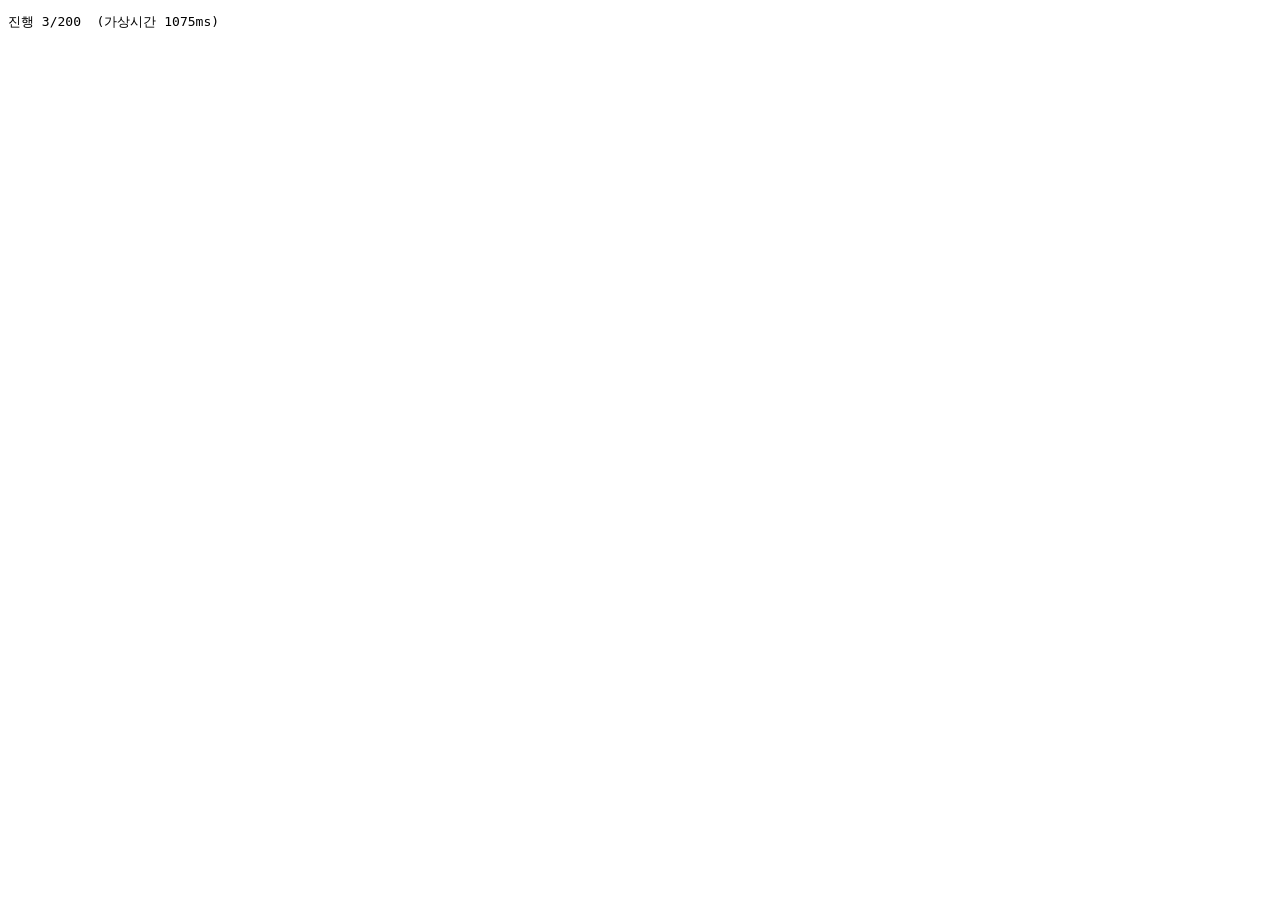
<file: test/tune.html>
<!DOCTYPE html>
<html lang="ko">
<head><meta charset="utf-8"><title>37 게임 밸런스 스윕</title></head>
<body>
<pre id="out">running...</pre>

<script src="../js/cards.js"></script>
<script src="../js/game.js"></script>
<script src="../js/ai.js"></script>
<script>
/* AI.TUNE 값을 바꿔가며 "데스매치 : 조기종료" 발생 비율을 측정합니다.
   모든 설정이 같은 시드 열을 쓰므로 설정 간 비교가 공정합니다. */
const errs = [];
window.onerror = (m,s,l,c) => errs.push(`onerror: ${m} @${l}:${c}`);
window.addEventListener('unhandledrejection', e => errs.push('unhandled: ' + (e.reason && e.reason.stack || e.reason)));

const UI = { render(){}, onLog(){}, gameOver(){}, humanTurn(p){ return AI.takeTurn(p); } };
G.io = { ask(spec){
  switch (spec.kind){
    case 'confirm': return true;
    case 'players': return spec.list.slice(0, spec.count);
    case 'options': { const a = spec.list.filter(o=>!o.disabled); return (a[0]||spec.list[0]).value; }
    case 'cards':   return spec.list.slice(0, spec.count);
  }
} };

const Q     = s => (new RegExp(s + '=(\\d+)').exec(location.search) || [])[1];
const GAMES = +Q('games') || 200;        // 설정당 게임 수 (?games=N)
const SEED0 = +Q('seed')  || 1000;       // 시드 기준값 (?seed=N — 독립 반복 측정용)
const BASE  = JSON.parse(JSON.stringify(AI.TUNE));

async function measure(cfg){
  G.speed = 0;                           // 연출 대기 제거 (가상시간 절약)
  AI.tune(JSON.parse(JSON.stringify(BASE)));
  AI.tune(cfg);
  const r = { deathmatch:0, early:0, normal:0, none:0, winnerHp:[], rounds:[] };
  for (let i = 0; i < GAMES; i++){
    document.getElementById('out').textContent =
      `진행 ${i}/${GAMES}  (가상시간 ${performance.now().toFixed(0)}ms)`;
    setSeed(SEED0 + i * 7919);           // 설정마다 동일한 시드 열
    await startGame(i % 2 ? 4 : 3, 'P1');
    if (G.deathmatch) r.deathmatch++;
    else if (G.round < 10) r.early++;
    else r.normal++;
    if (!G.winner) r.none++;
    else r.winnerHp.push(G.winner.hp);
    r.rounds.push(G.round);
  }
  r.ratio = r.deathmatch ? (r.early / r.deathmatch) : Infinity;
  r.avgHp = r.winnerHp.reduce((a,b)=>a+b,0) / (r.winnerHp.length || 1);
  return r;
}

/* 처치 보너스(G.killBonus, 기본 5)가 켜진 상태에서 비율을 되돌리기 위한 스윕 */
const CONFIGS = [
  ['공격2.9/1.2',           { atkDmg:2.9, atkCost:1.2 }],
  ['공격3.4/1.0',           { atkDmg:3.4, atkCost:1.0 }],
  ['공격4.0/0.8',           { atkDmg:4.0, atkCost:0.8 }],
  ['2.9/1.2+여유7/5',       { atkDmg:2.9, atkCost:1.2, reserveEarly:7, reserveLate:5 }],
  ['3.4/1.0+여유7/5',       { atkDmg:3.4, atkCost:1.0, reserveEarly:7, reserveLate:5 }],
  ['2.9/1.2+여유5/4',       { atkDmg:2.9, atkCost:1.2, reserveEarly:5, reserveLate:4 }],
  ['3.4/1.0+여유5/4',       { atkDmg:3.4, atkCost:1.0, reserveEarly:5, reserveLate:4 }],
  ['4.0/0.8+여유5/4',       { atkDmg:4.0, atkCost:0.8, reserveEarly:5, reserveLate:4 }]
];

/* ?cfg=N 으로 설정 1개만 측정 (헤드리스에서 가상시간 예산 초과를 피하려고 분할 실행).
   ?cfg 없이 열면 브라우저에서 전체를 순서대로 돌립니다. */
function row(name, r){
  return name.padEnd(16) +
    String(r.deathmatch).padStart(6) +
    String(r.early).padStart(10) +
    String(r.normal).padStart(9) +
    r.ratio.toFixed(2).padStart(14) +
    r.avgHp.toFixed(1).padStart(12) +
    (r.none ? `   (무승부 ${r.none})` : '');
}
const HEAD = '설정            데스매치  조기종료  10R정상  비율(조기/데매)  승자평균HP';

(async () => {
  const out = document.getElementById('out');
  const m = /cfg=(\d+)/.exec(location.search);
  if (m){
    const i = +m[1];
    const [name, cfg] = CONFIGS[i];
    const r = await measure(cfg);
    out.textContent = `ROW|${row(name, r)}|ERR=${errs.length}\n=== DONE ===`;
    return;
  }
  const lines = [`설정당 ${GAMES}게임 (3인전/4인전 교대, 설정 간 동일 시드)`,
                 '목표: 조기종료 / 데스매치 = 3.0', '', HEAD, '─'.repeat(78)];
  for (const [name, cfg] of CONFIGS){
    lines.push(row(name, await measure(cfg)));
    out.textContent = lines.join('\n');
  }
  out.textContent = lines.join('\n') + `\n\n--- 오류 (${errs.length}) ---\n` +
                    (errs.slice(0,10).join('\n') || '없음') + '\n=== DONE ===';
})();
</script>
</body>
</html>
</file>
<file: styles.css>
/* ============ 37 게임 스타일 ============ */
:root{
  --bg:#12151c; --bg2:#1a1f2b; --bg3:#232a39;
  --fg:#e6eaf2; --dim:#8b95a9; --line:#2e3646;
  --acc:#5b8cff; --gold:#e8c56a;
  --atk:#e2645c; --def:#5ba3e0; --sur:#5fc08a;
  --dis:#b07de0; --anc:#e0a45c; --spe:#e8d05c;
  --bad:#e2645c; --good:#5fc08a;
}
*{box-sizing:border-box}
/* hidden 속성이 display:flex 등에 덮이지 않도록 */
[hidden]{display:none !important}
html,body{margin:0;height:100%}
body{
  background:radial-gradient(1200px 700px at 50% -10%,#1d2432,var(--bg));
  color:var(--fg); font-family:"Pretendard","Malgun Gothic","Apple SD Gothic Neo",system-ui,sans-serif;
  font-size:14px; line-height:1.5;
}
b{color:#fff}

/* ---------- 시작 화면 ---------- */
#start{display:flex;align-items:center;justify-content:center;height:100vh;text-align:center}
.start-inner h1{font-size:52px;margin:0 0 6px;letter-spacing:2px}
.start-inner .sub{color:var(--gold);margin:0 0 18px}
.start-inner .desc{color:var(--dim);margin:0 0 30px}
.pcount-row{display:flex;gap:16px;justify-content:center}
.pcount{
  background:var(--bg2);border:1px solid var(--line);color:var(--fg);
  padding:20px 34px;border-radius:14px;font-size:18px;cursor:pointer;
  display:flex;flex-direction:column;gap:6px;transition:.15s;
}
.pcount small{color:var(--dim);font-size:12px}
.pcount:hover{border-color:var(--acc);background:var(--bg3);transform:translateY(-2px)}

/* ---------- 레이아웃 ---------- */
#board{max-width:1180px;margin:0 auto;padding:10px 14px 24px}
header{
  display:flex;align-items:center;justify-content:space-between;gap:12px;
  padding:8px 12px;background:var(--bg2);border:1px solid var(--line);border-radius:10px;
}
.h-left{display:flex;align-items:center;gap:10px;font-weight:600}
.logo{background:var(--gold);color:#1b1b1b;padding:2px 9px;border-radius:6px;font-weight:800}
#pileInfo{color:var(--dim);font-size:12.5px}
.h-right{display:flex;align-items:center;gap:10px;font-size:12px;color:var(--dim)}
#speedSel{background:var(--bg3);color:var(--fg);border:1px solid var(--line);border-radius:6px;padding:3px 6px}

#rules{background:var(--bg2);border:1px solid var(--line);border-radius:10px;padding:12px 18px;margin-top:10px}
#rules h3{margin:0 0 8px;color:var(--gold)}
#rules ul{margin:0;padding-left:18px;color:var(--dim)}
#rules li{margin:4px 0}

/* ---------- 플레이어 패널 ---------- */
#opponents{display:flex;gap:10px;margin-top:10px;flex-wrap:wrap}
.opp,#myPanel{
  flex:1;min-width:220px;background:var(--bg2);border:1px solid var(--line);
  border-radius:10px;padding:10px 12px;position:relative;transition:.2s;
}
#myPanel{margin-top:10px;border-color:#3d4a63}
.opp.active{border-color:var(--acc);box-shadow:0 0 0 1px var(--acc),0 0 18px rgba(91,140,255,.18)}
.opp.dead{opacity:.45}
.opp-head{display:flex;justify-content:space-between;align-items:center;margin-bottom:6px}
.opp-name{font-weight:700}
.opp-hand{color:var(--dim);font-size:12px}
.turnmark{background:var(--acc);color:#fff;font-size:11px;padding:1px 7px;border-radius:9px;font-weight:600}
.deadmark{
  position:absolute;inset:0;display:flex;align-items:center;justify-content:center;
  font-size:22px;font-weight:800;color:var(--bad);background:rgba(10,12,16,.55);border-radius:10px;
}
.hpbar{position:relative;height:18px;background:#0e1118;border-radius:9px;overflow:hidden;border:1px solid var(--line)}
.hpfill{height:100%;background:linear-gradient(90deg,#3f9e6a,#5fc08a);transition:width .35s}
.hpfill.mid{background:linear-gradient(90deg,#c99a3f,#e8c56a)}
.hpfill.low{background:linear-gradient(90deg,#b04a44,#e2645c)}
.hptext{position:absolute;inset:0;text-align:center;font-size:11.5px;font-weight:700;line-height:18px;
  text-shadow:0 1px 2px rgba(0,0,0,.8)}
.badges{display:flex;flex-wrap:wrap;gap:4px;margin-top:6px;min-height:4px}
.badge{font-size:10.5px;padding:1px 6px;border-radius:8px;border:1px solid;cursor:help}
.bg-def{color:var(--def);border-color:#2b4d70;background:#16233180}
.bg-atk{color:var(--atk);border-color:#6e3430;background:#2a181780}
.bg-buff{color:var(--gold);border-color:#6b5a2c;background:#26221380}
.bg-bad{color:var(--bad);border-color:#6e3430;background:#2a181780}
.reveal{margin-top:7px;border-top:1px dashed var(--line);padding-top:6px}
.reveal-t{font-size:10.5px;color:var(--dim);margin-bottom:3px}
.mini-row{display:flex;flex-wrap:wrap;gap:3px}
.mini{font-size:10.5px;padding:1px 5px;border-radius:5px;background:var(--bg3);border:1px solid var(--line);cursor:help}
.mini.banned{text-decoration:line-through;opacity:.55;border-color:var(--bad)}

/* ---------- 로그 ---------- */
#log{
  height:120px;overflow-y:auto;background:#0e1118;border:1px solid var(--line);
  border-radius:10px;padding:6px 12px;margin-top:16px;font-size:11.5px;
  font-family:ui-monospace,"Consolas",monospace;opacity:.85;
}
.lg{padding:1px 0;color:#c2cadb;white-space:pre-wrap}
.lg.round{color:var(--gold);font-weight:700;margin-top:6px}
.lg.turn{color:var(--acc);font-weight:600;margin-top:3px}
.lg.play{color:#fff}
.lg.dmg{color:var(--atk)}
.lg.heal{color:var(--sur)}
.lg.def{color:var(--def)}
.lg.buff{color:var(--gold)}
.lg.draw{color:#9aa6bd}
.lg.warn{color:#e8a05c}
.lg.trap{color:#e8d05c;font-weight:600}
.lg.sys{color:var(--dis)}
.lg.dim{color:#6b7488}
.lg.big{color:#fff;font-weight:800;background:#2a1a1a;padding:3px 6px;border-radius:5px;margin:3px 0}
.warn{color:#e8a05c}

/* ---------- 연출: 카드 사용 팝업 ---------- */
#toast{
  --accent:var(--gold);
  position:fixed;left:50%;top:50%;z-index:44;pointer-events:none;
  min-width:340px;padding:24px 36px 20px;border-radius:22px;text-align:center;
  background:
    radial-gradient(120% 90% at 50% 0%, color-mix(in srgb, var(--accent) 26%, transparent), transparent 62%),
    linear-gradient(180deg,#242c3d,#161c27);
  border:3px solid var(--accent);
  box-shadow:0 0 0 4px rgba(0,0,0,.45), 0 18px 46px rgba(0,0,0,.65),
             0 0 40px color-mix(in srgb, var(--accent) 40%, transparent);
  animation:tpop .34s cubic-bezier(.18,1.7,.42,1) both;
}
@keyframes tpop{
  0%  {opacity:0;transform:translate(-50%,-50%) scale(.55) rotate(-4deg)}
  65% {opacity:1;transform:translate(-50%,-50%) scale(1.08) rotate(1.5deg)}
  100%{opacity:1;transform:translate(-50%,-50%) scale(1) rotate(0)}
}
/* 상단 리본: 누가 썼는지 */
.tt-ribbon{
  position:absolute;left:50%;top:-15px;transform:translateX(-50%);
  background:linear-gradient(180deg,var(--accent),color-mix(in srgb,var(--accent) 62%,#000));
  color:#12151c;font-weight:800;font-size:13px;letter-spacing:.5px;
  padding:4px 20px;border-radius:20px;white-space:nowrap;
  border:2px solid rgba(0,0,0,.45);box-shadow:0 3px 10px rgba(0,0,0,.5);
}
.tt-icon{display:block;font-size:26px;line-height:1;margin:6px 0 2px;
  filter:drop-shadow(0 3px 6px rgba(0,0,0,.6))}
/* 카드 이름 — 팝업의 주인공 */
.tt-card{
  display:block;font-size:38px;font-weight:900;line-height:1.15;letter-spacing:-1px;
  color:var(--accent);white-space:nowrap;
  text-shadow:0 3px 0 rgba(0,0,0,.6), 0 0 24px color-mix(in srgb,var(--accent) 70%,transparent);
}
.tt-sub{margin-top:8px;display:flex;align-items:center;justify-content:center;gap:9px;
  font-size:13px;white-space:nowrap}
.tt-cost{color:var(--gold);background:rgba(0,0,0,.45);
  border:1px solid rgba(255,255,255,.14);border-radius:7px;padding:2px 9px;font-weight:700}
.tt-arrow{color:var(--dim);font-size:15px}
.tt-target{font-weight:800;color:#fff;background:rgba(255,255,255,.1);
  border-radius:7px;padding:2px 10px}
.tt-trap{position:absolute;right:-10px;top:-12px;transform:rotate(9deg);
  background:#e8d05c;color:#12151c;font-weight:900;font-size:12px;
  padding:3px 11px;border-radius:8px;border:2px solid rgba(0,0,0,.45)}
#toast.t-offense  {--accent:var(--atk)}
#toast.t-defense  {--accent:var(--def)}
#toast.t-survival {--accent:var(--sur)}
#toast.t-disturb  {--accent:var(--dis)}
#toast.t-ancillary{--accent:var(--anc)}
#toast.t-special  {--accent:var(--spe)}

/* ---------- 연출: HP 바 피격 애니메이션 ---------- */
#fx{position:fixed;inset:0;pointer-events:none;z-index:46}
.fx-num{
  position:fixed;white-space:nowrap;
  font-size:27px;font-weight:900;letter-spacing:-.5px;
  text-shadow:0 2px 0 rgba(0,0,0,.7),0 0 16px currentColor;
  animation:fxpop .4s cubic-bezier(.2,1.7,.4,1) both;
}
.fx-num.dmg{color:#ff6b60}
.fx-num.heal{color:#63e0a0}
.fx-num.block{color:#7fc4ff;font-size:18px}
.fx-num.revive{color:#ffd45c;font-size:22px}
.fx-num.elim{color:#ff4040;font-size:22px}
.fx-num.kill{color:#ffd45c;font-size:24px}
.fx-num.fx-gone{animation:fxgone .26s ease forwards}
@keyframes fxpop{
  0%{opacity:0;transform:translate(-50%,-55%) scale(.4)}
  62%{opacity:1;transform:translate(-50%,-118%) scale(1.16)}
  100%{opacity:1;transform:translate(-50%,-100%) scale(1)}
}
@keyframes fxgone{to{opacity:0;transform:translate(-50%,-150%) scale(.88)}}
.fx-flash{position:fixed;border-radius:9px;animation:fxflash .55s ease-out forwards}
.fx-flash.dmg{background:rgba(255,107,96,.4);box-shadow:0 0 0 2px #ff6b60,0 0 26px #ff6b60}
.fx-flash.heal{background:rgba(99,224,160,.32);box-shadow:0 0 0 2px #63e0a0,0 0 24px #63e0a0}
.fx-flash.block{background:rgba(127,196,255,.26);box-shadow:0 0 0 2px #7fc4ff}
.fx-flash.revive,.fx-flash.elim,.fx-flash.kill{background:rgba(255,212,92,.3);box-shadow:0 0 0 2px #ffd45c,0 0 26px #ffd45c}
@keyframes fxflash{0%{opacity:1}100%{opacity:0}}

/* ---------- 손패 / 카드 ---------- */
#hand{display:flex;gap:8px;margin-top:10px;flex-wrap:wrap;min-height:180px;align-items:flex-start}
.card{
  width:190px;height:216px;background:var(--bg2);border:1px solid var(--line);
  border-top:3px solid var(--line);border-radius:9px;padding:8px 9px;
  display:flex;flex-direction:column;gap:3px;transition:.15s;position:relative;
}
.card .c-top{display:flex;justify-content:space-between;align-items:center}
.c-cost{
  background:#0e1118;border:1px solid var(--line);color:var(--gold);
  font-weight:800;font-size:13px;min-width:22px;text-align:center;border-radius:6px;padding:0 4px;
}
.c-cost.c-mod{color:#7ee0a8;border-color:#3f7f5c}
.c-type{font-size:10px;color:var(--dim)}
.c-name{font-size:15px;font-weight:700;line-height:1.2}
.c-en{font-size:10px;color:var(--dim);margin-top:-2px}
.c-text{font-size:12.5px;line-height:1.4;color:#b9c3d6;flex:1;overflow:hidden;
  white-space:pre-line;margin-top:2px;
  -webkit-mask-image:linear-gradient(180deg,#000 88%,transparent)}
.card.dense .c-text{font-size:11px;line-height:1.32;letter-spacing:-.2px}
.c-disp{font-size:10px;color:var(--dim);text-align:right}
.t-offense{border-top-color:var(--atk)}   .t-offense .c-name{color:var(--atk)}
.t-defense{border-top-color:var(--def)}   .t-defense .c-name{color:var(--def)}
.t-survival{border-top-color:var(--sur)}  .t-survival .c-name{color:var(--sur)}
.t-disturb{border-top-color:var(--dis)}   .t-disturb .c-name{color:var(--dis)}
.t-ancillary{border-top-color:var(--anc)} .t-ancillary .c-name{color:var(--anc)}
.t-special{border-top-color:var(--spe)}   .t-special .c-name{color:var(--spe)}
.card.playable{cursor:pointer}
.card.playable:hover{transform:translateY(-6px);box-shadow:0 8px 20px rgba(0,0,0,.5);border-color:var(--acc)}
.card.unplayable{opacity:.42;cursor:not-allowed}
.card.selected{outline:2px solid var(--acc);transform:translateY(-6px)}
.card.must{box-shadow:0 0 0 2px var(--gold)}
.card.pick{cursor:pointer}
.card.pick:hover{border-color:var(--acc);transform:translateY(-4px)}

/* ---------- 컨트롤 ---------- */
#controls{display:flex;justify-content:center;margin-top:14px}
.btn{
  background:var(--bg3);border:1px solid var(--line);color:var(--fg);
  padding:8px 16px;border-radius:8px;cursor:pointer;font-size:13.5px;transition:.15s;font-family:inherit;
}
.btn:hover:not(:disabled){border-color:var(--acc);background:#2b3448}
.btn:disabled{opacity:.4;cursor:not-allowed}
.btn.primary{background:var(--acc);border-color:var(--acc);color:#fff;font-weight:600}
.btn.primary:hover:not(:disabled){filter:brightness(1.12)}
.btn.big{padding:12px 42px;font-size:16px}
.btn.small{padding:4px 10px;font-size:12px}
.btn.wide{width:100%;text-align:left}

/* ---------- 모달 ---------- */
#modal{position:fixed;inset:0;background:rgba(8,10,14,.72);display:flex;
  align-items:center;justify-content:center;z-index:50;padding:20px}
.m-box{background:var(--bg2);border:1px solid var(--line);border-radius:14px;
  padding:20px 24px;max-width:900px;max-height:88vh;overflow:auto;box-shadow:0 20px 60px rgba(0,0,0,.6)}
.m-prompt{font-size:16px;font-weight:600;margin-bottom:14px;text-align:center}
.m-prompt.big{font-size:26px;color:var(--gold)}
.m-body{display:flex;gap:10px;flex-wrap:wrap;justify-content:center}
.m-body.col{flex-direction:column}
.m-body.cards{max-height:52vh;overflow-y:auto;padding:4px}
.m-foot{display:flex;gap:10px;justify-content:center;margin-top:16px}
.pbtn{
  background:var(--bg3);border:1px solid var(--line);color:var(--fg);border-radius:10px;
  padding:12px 22px;cursor:pointer;text-align:center;font-family:inherit;transition:.15s;
}
.pbtn:hover{border-color:var(--acc);transform:translateY(-2px)}
.pbtn.on{border-color:var(--gold);background:#2a2617}
.pb-name{font-weight:700;font-size:15px}
.pb-hp{color:var(--sur);font-size:12px}
.pb-hand{color:var(--dim);font-size:11px}
table.rank{width:100%;border-collapse:collapse;margin-top:6px}
table.rank th,table.rank td{border-bottom:1px solid var(--line);padding:7px 12px;text-align:left}
table.rank th{color:var(--dim);font-weight:600;font-size:12px}

/* ---------- 친구와 플레이: 대기실 ---------- */
#start .pcount.mp-open{
  border-color:#8a7440;background:linear-gradient(180deg,#3a3220,#29241a);color:#ffe7ad;
  box-shadow:0 10px 28px rgba(232,197,106,.14);
}
#start .pcount.mp-open small{color:rgba(255,231,173,.72)}
#start .pcount.mp-open:hover{border-color:#e8c56a;background:linear-gradient(180deg,#463c25,#30291c)}

#lobby{min-height:100vh;display:flex;align-items:flex-start;justify-content:center;padding:40px 16px}
.lb-box{width:100%;max-width:760px;position:relative}
.lb-back{background:none;border:0;color:var(--dim);cursor:pointer;font:inherit;padding:6px 0;margin-bottom:14px}
.lb-back:hover{color:#fff}
.lb-box h2{font-size:30px;margin:0 0 6px;color:#fff;letter-spacing:-.8px}
.lb-sub{color:var(--dim);margin:0 0 26px}
.lb-name{display:flex;flex-direction:column;gap:7px;color:var(--dim);font-size:13px;margin-bottom:18px;max-width:320px}
.lb-name input,.lb-codein{
  background:#0e1118;border:1px solid var(--line);color:#fff;border-radius:10px;
  padding:12px 14px;font:inherit;font-size:16px;outline:none;
}
.lb-name input:focus,.lb-codein:focus{border-color:var(--acc)}
.lb-cols{display:grid;grid-template-columns:1fr 1fr;gap:14px}
.lb-card{background:var(--bg2);border:1px solid var(--line);border-radius:14px;padding:20px;display:flex;flex-direction:column;gap:12px}
.lb-card h3{margin:0;color:#fff;font-size:17px}
.lb-card p{margin:0;color:var(--dim);font-size:12.5px}
.lb-card .btn{margin-top:auto;padding:11px}
.lb-codein{font-size:24px;letter-spacing:6px;text-align:center;text-transform:uppercase;font-weight:800}
.lb-seg{display:flex;gap:6px}
.lb-seg button{flex:1;background:#0e1118;border:1px solid var(--line);color:var(--dim);border-radius:9px;padding:9px;font:inherit;cursor:pointer}
.lb-seg button.on{border-color:var(--gold);color:var(--gold);background:#231f14}

.lb-codebox{background:linear-gradient(120deg,rgba(91,140,255,.12),rgba(232,197,106,.08));
  border:1px solid #38445a;border-radius:16px;padding:22px;text-align:center;margin-bottom:22px}
.lb-codebox span{color:var(--dim);font-size:12px;letter-spacing:1px}
.lb-codebox b{display:block;font-size:46px;letter-spacing:12px;color:var(--gold);margin:6px 0 14px;font-weight:900;
  padding-left:12px}
.lb-share{display:flex;gap:8px;justify-content:center}
.lb-seats-head{color:var(--dim);font-size:13px;margin-bottom:8px;display:flex;justify-content:space-between}
.lb-seats{list-style:none;margin:0;padding:0;display:flex;flex-direction:column;gap:7px}
.lb-seats li{display:flex;align-items:center;gap:10px;background:var(--bg2);border:1px solid var(--line);
  border-radius:11px;padding:12px 14px}
.lb-seats li b{color:#fff}
.lb-seats li.empty{color:#6b7488;border-style:dashed;background:transparent}
.lb-no{width:24px;height:24px;border-radius:7px;background:#0e1118;border:1px solid var(--line);
  display:grid;place-items:center;font-size:12px;color:var(--dim)}
.lb-tag{font-size:10.5px;padding:1px 8px;border-radius:9px;border:1px solid}
.lb-tag.host{color:var(--gold);border-color:#6b5a2c}
.lb-tag.me{color:var(--acc);border-color:#2f4a86}
.lb-tag.off{color:var(--bad);border-color:#6e3430}
.lb-status{color:var(--dim);font-size:13px;margin:16px 0}
.lb-actions{display:flex;gap:10px}
.lb-error{margin-top:16px;background:#2a1717;border:1px solid #6e3430;color:#ffb3ad;border-radius:10px;padding:11px 14px;font-size:13px}

/* 게임 화면의 멀티플레이 표시 */
#turnTimer{font-size:12.5px;color:var(--gold);font-weight:700;margin-left:4px}
#turnTimer.urgent{color:var(--bad);animation:tick 1s steps(2) infinite}
@keyframes tick{50%{opacity:.45}}
.ntag{font-size:10px;font-weight:600;padding:1px 6px;border-radius:8px;border:1px solid var(--line);color:var(--dim);margin-left:4px}
.ntag.warn{color:#e8a05c;border-color:#6b4a2c}
#netBanner{background:#2a1717;border:1px solid #6e3430;color:#ffb3ad;border-radius:10px;padding:10px 14px;
  font-size:13px;margin-bottom:10px;text-align:center}

@media (max-width:620px){
  .lb-cols{grid-template-columns:1fr}
  .lb-codebox b{font-size:36px;letter-spacing:8px}
  .lb-actions{flex-direction:column}
  #lobby{padding:22px 14px}
}

/* ---------- 사용 불가 사유 안내 (터치 환경에서는 툴팁이 안 뜨므로) ---------- */
#hint{
  position:fixed;left:50%;bottom:22px;transform:translateX(-50%);z-index:48;
  pointer-events:none;max-width:88vw;text-align:center;
  background:rgba(20,25,35,.97);border:1px solid var(--anc);color:#ffd9a8;
  padding:9px 18px;border-radius:11px;font-size:13.5px;font-weight:600;
  box-shadow:0 8px 26px rgba(0,0,0,.6);animation:hintin .2s ease both;
}
@keyframes hintin{from{opacity:0;transform:translate(-50%,8px)}to{opacity:1;transform:translate(-50%,0)}}

/* ---------- 모바일 ---------- */
@media (max-width:760px){
  body{font-size:13px}
  #board{padding:8px 10px 18px}
  header{flex-wrap:wrap;gap:8px;padding:7px 10px}
  .h-left{font-size:14px}
  #pileInfo{order:3;flex-basis:100%;font-size:11px;text-align:center}

  #opponents{gap:8px;margin-top:8px}
  .opp,#myPanel{min-width:0;flex:1 1 calc(50% - 4px);padding:8px 10px}
  #myPanel{margin-top:8px}
  .badge{font-size:10px;padding:1px 5px}
  .hpbar{height:16px}
  .hptext{line-height:16px;font-size:11px}

  /* 손패는 가로 스크롤 — 카드 글씨를 줄이지 않고 넘겨 볼 수 있게 */
  #hand{flex-wrap:nowrap;overflow-x:auto;overflow-y:hidden;gap:7px;
        padding-bottom:8px;scroll-snap-type:x proximity;-webkit-overflow-scrolling:touch}
  .card{flex:0 0 auto;scroll-snap-align:start;width:162px;height:206px;padding:7px 8px}
  .card.playable:hover{transform:none}      /* 터치에서는 들림 효과 제거 */
  .c-name{font-size:14px}
  .c-text{font-size:11.8px}
  .card.dense .c-text{font-size:10.4px}

  #controls{margin-top:10px}
  .btn.big{padding:12px 30px;font-size:15px}
  #log{height:94px;font-size:10.5px;margin-top:12px}

  #toast{min-width:0;width:min(360px,90vw);padding:18px 20px 14px;border-width:2px}
  .tt-card{font-size:27px;white-space:normal;letter-spacing:-.5px}
  .tt-icon{font-size:22px}
  .tt-ribbon{font-size:12px;padding:3px 15px;top:-13px}
  .tt-sub{font-size:12px;flex-wrap:wrap}
  .fx-num{font-size:22px}

  .m-box{padding:16px 14px;width:96vw;max-height:90vh}
  .m-prompt{font-size:14.5px}
  .m-body.cards{max-height:56vh}
  .pbtn{padding:10px 16px;flex:1 1 40%}
  #rules{font-size:12px;padding:10px 14px}
}

@media (max-width:430px){
  .start-inner h1{font-size:40px}
  .pcount-row{flex-direction:column;padding:0 24px}
  .pcount{padding:16px 24px;font-size:16px}
  .tt-card{font-size:23px}
  #hint{font-size:12.5px;padding:8px 14px}
}
</file>
